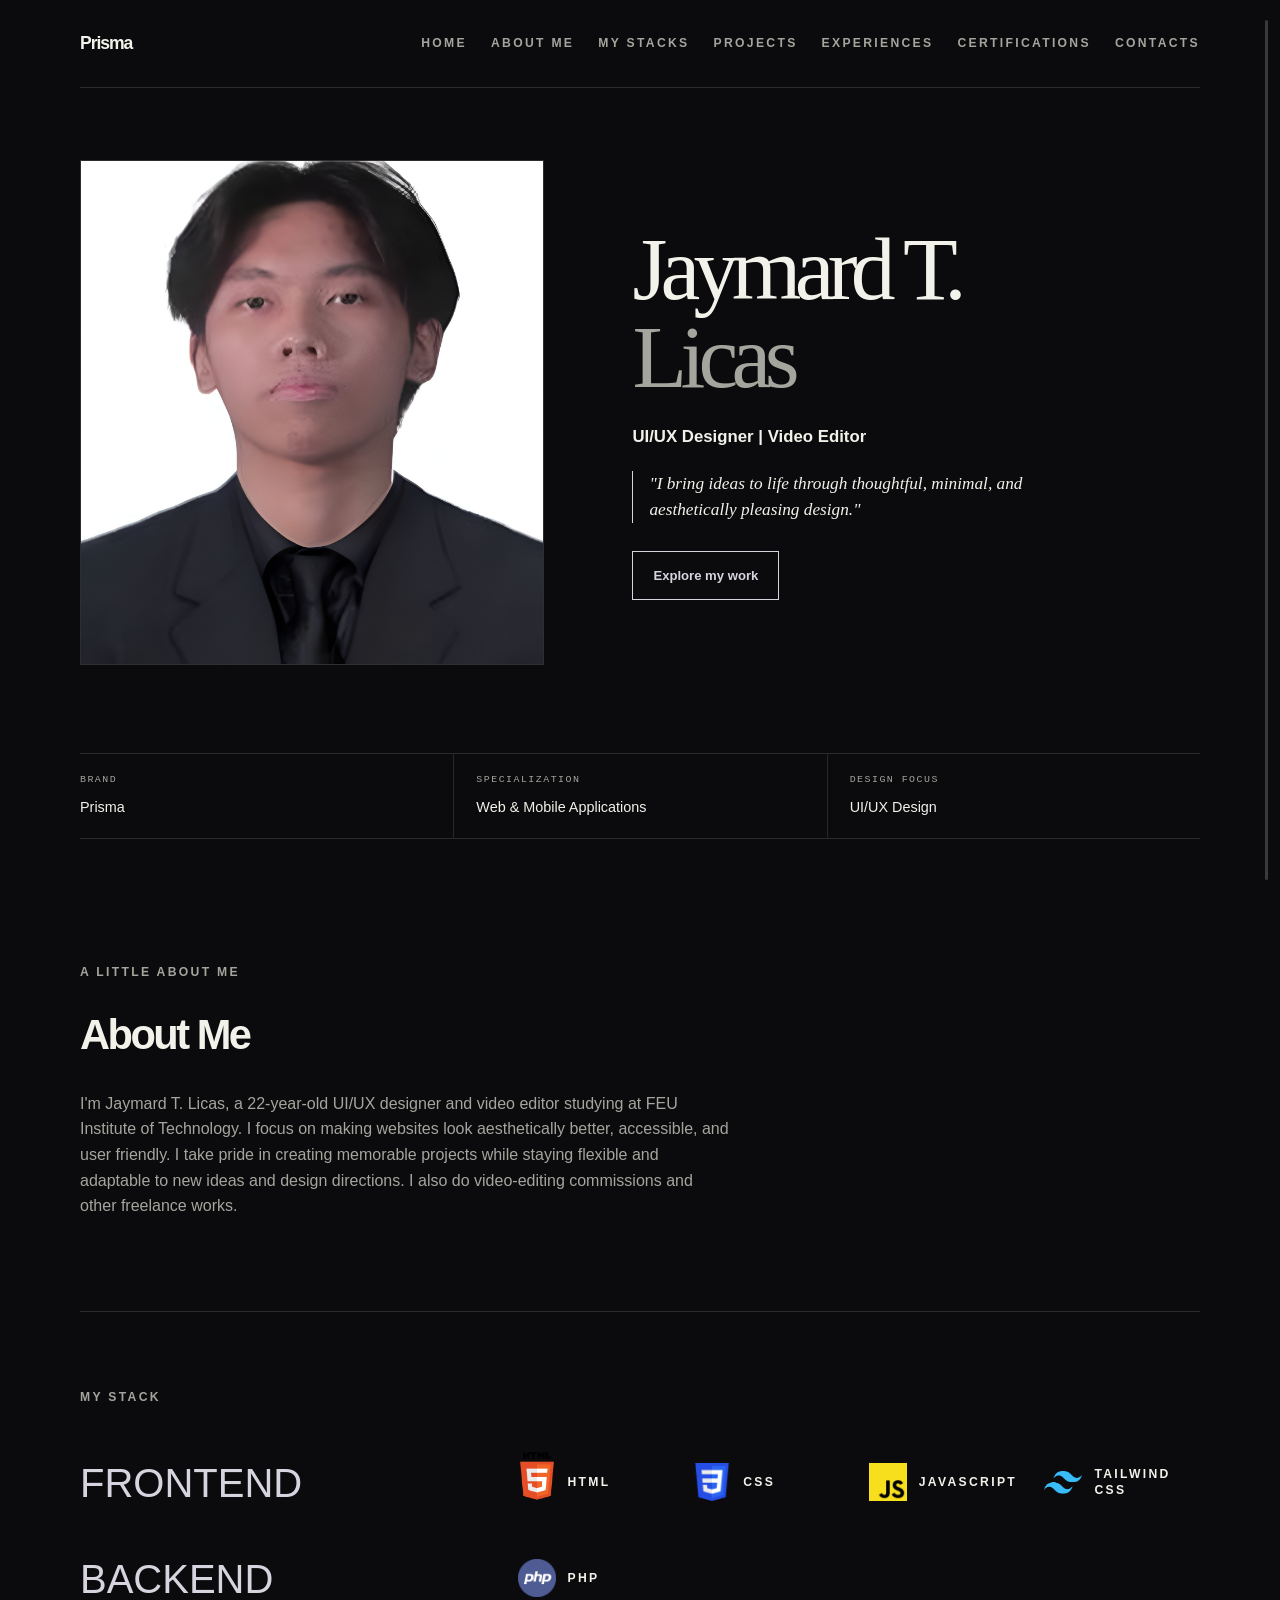
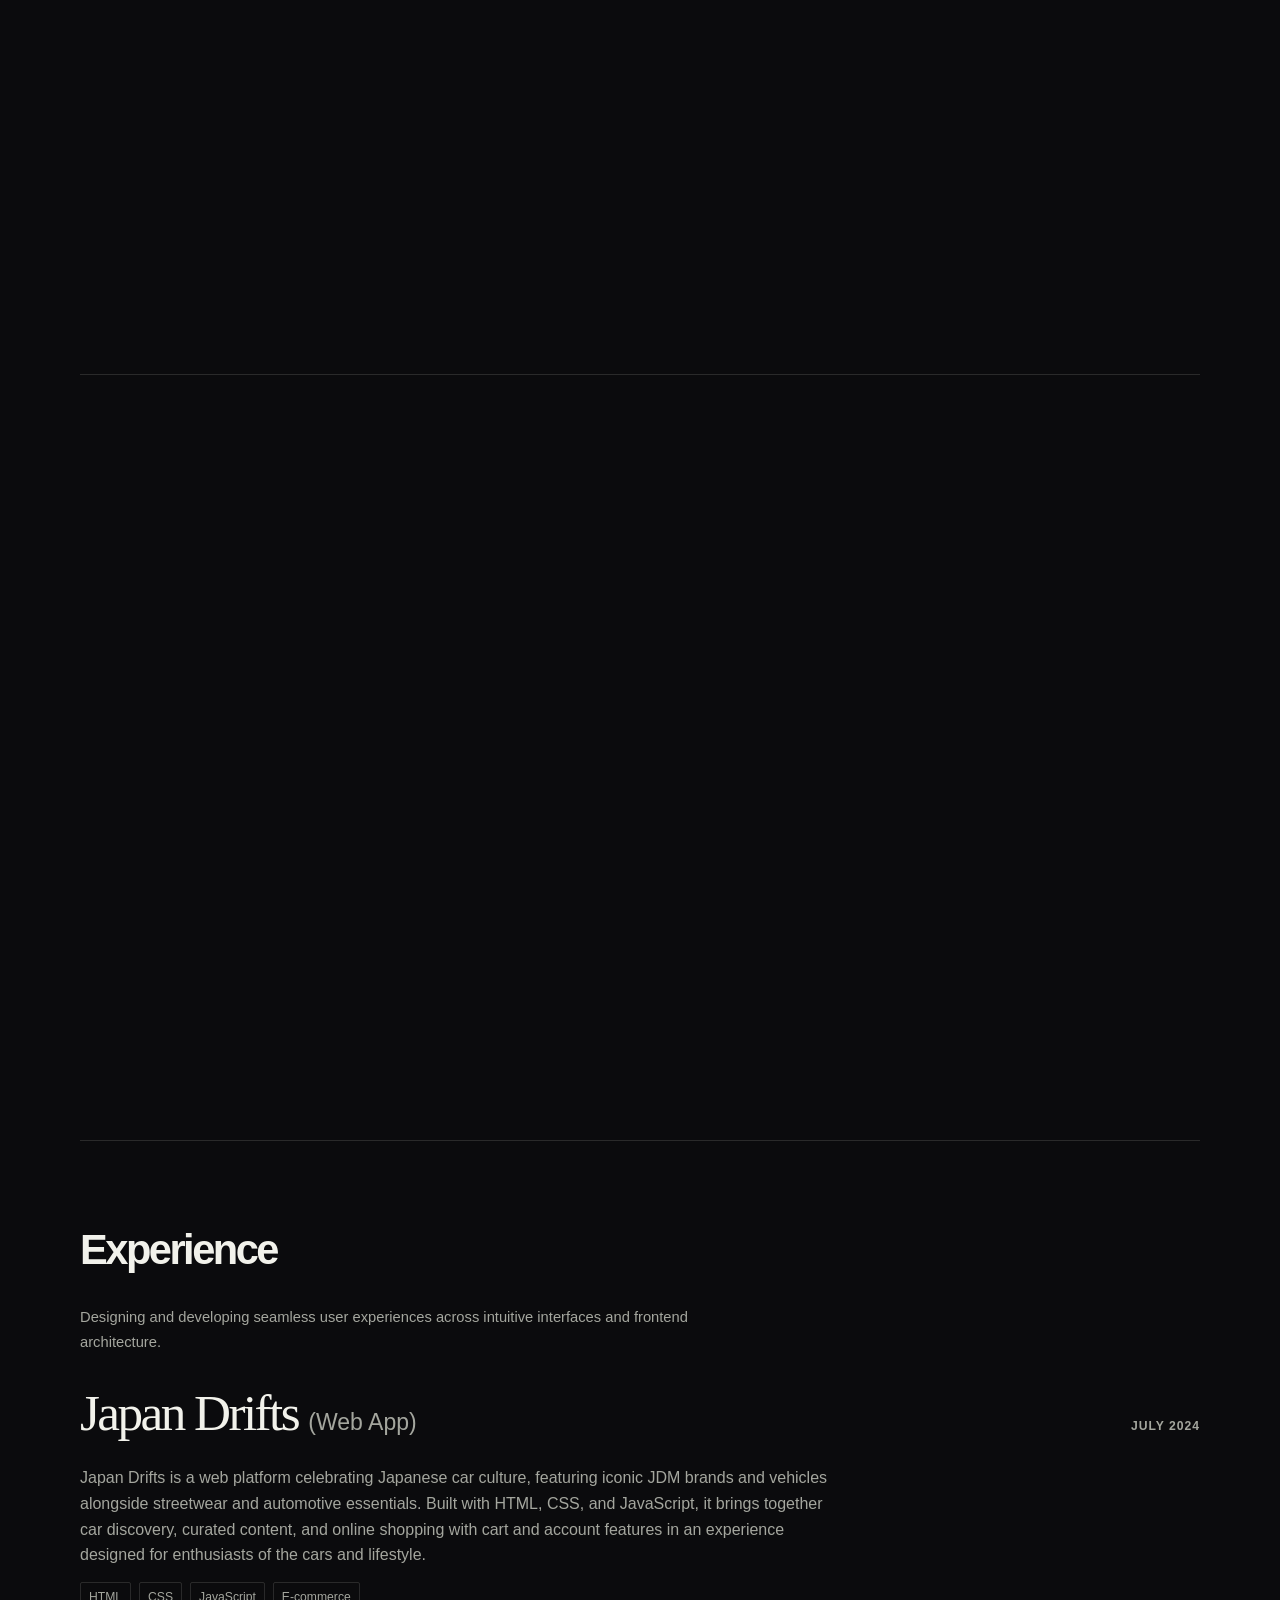
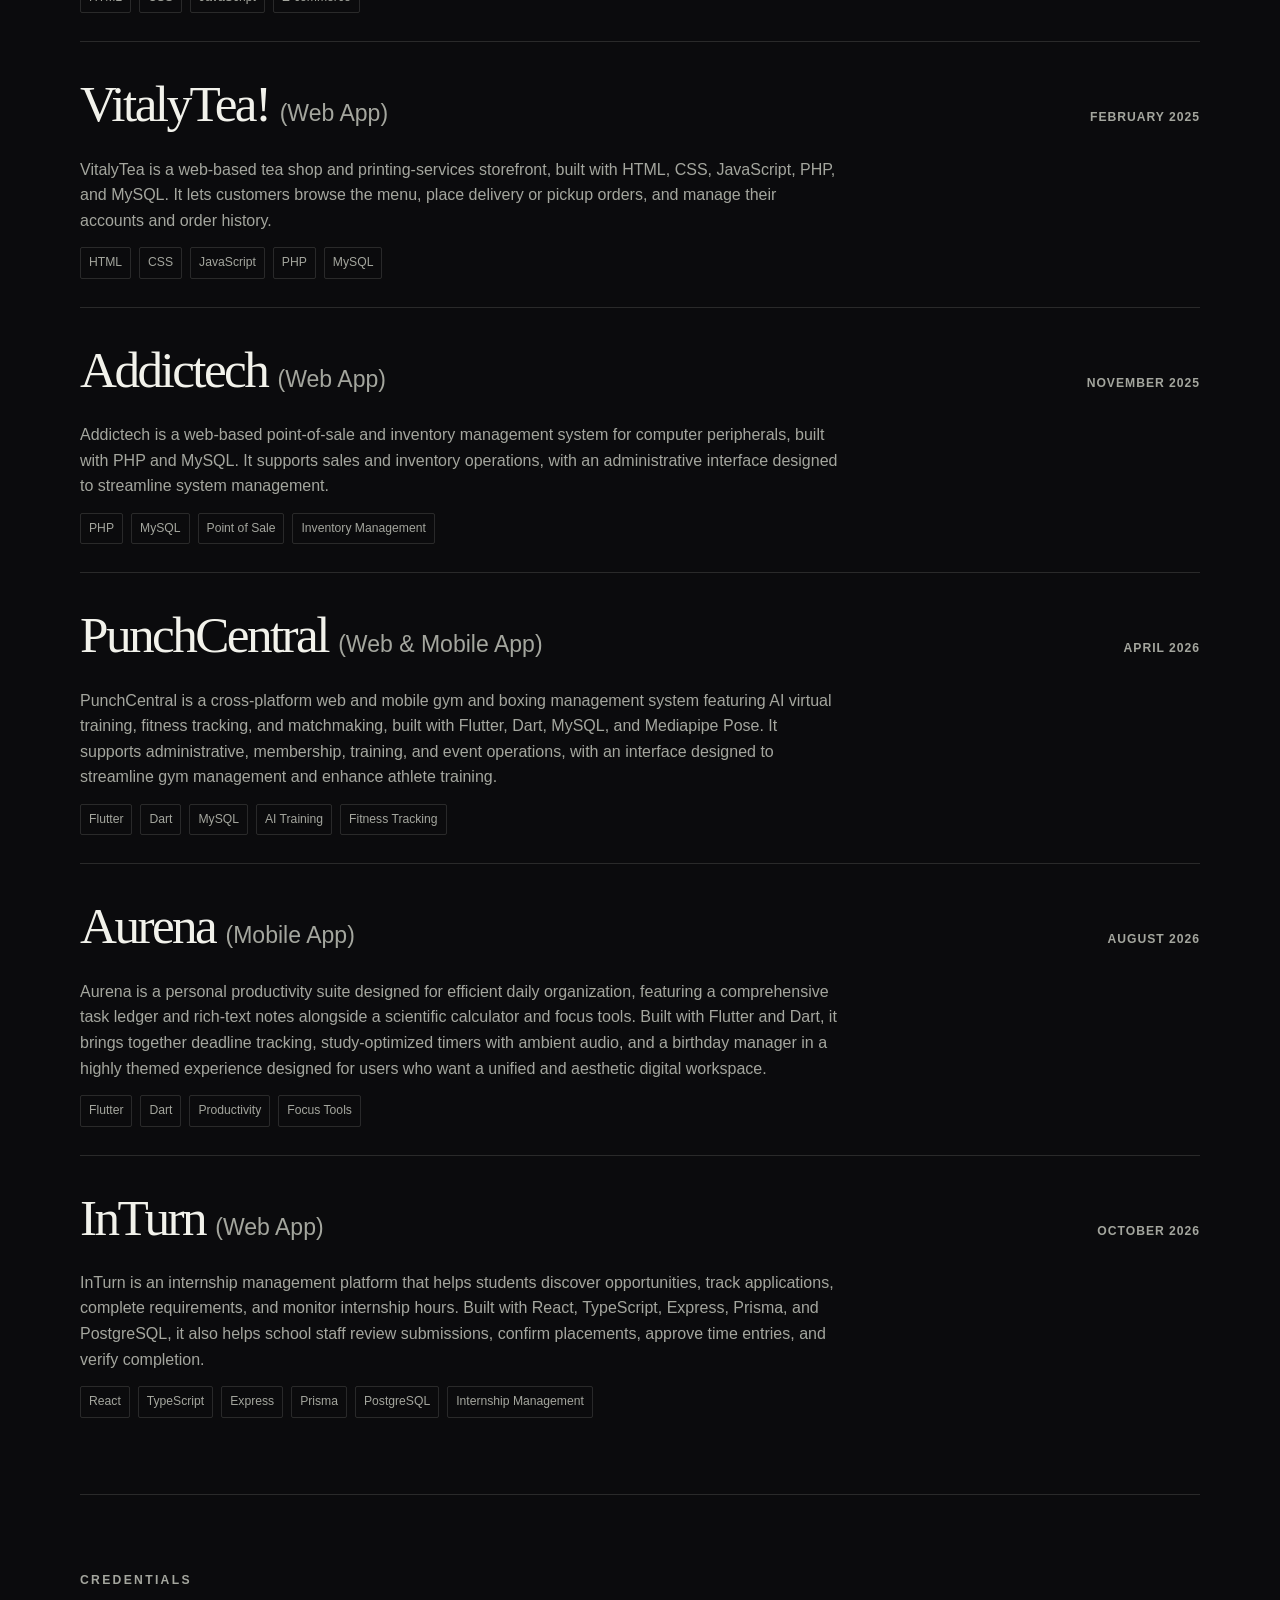
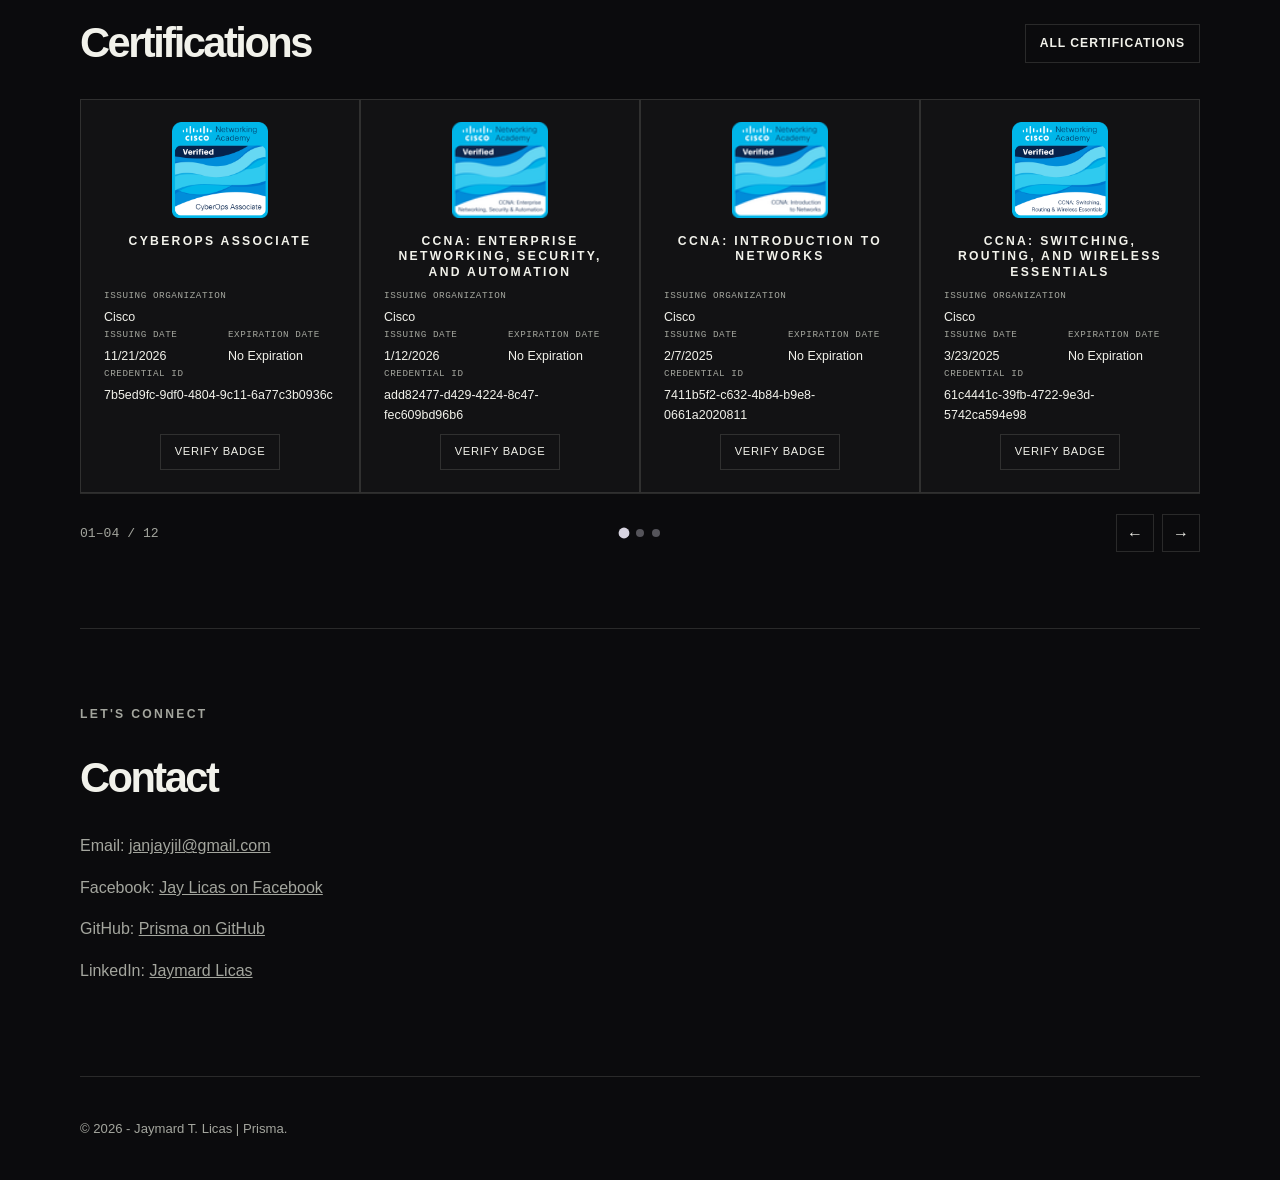
<file: index.html>
<!DOCTYPE html>
<html lang="en" class="intro-active">
<head>
    <meta charset="UTF-8">
    <meta name="viewport" content="width=device-width, initial-scale=1.0">
    <meta name="theme-color" content="#10110f">
    <title>Prisma — Portfolio</title>
    <link rel="stylesheet" href="css/index.css">
    <script src="js/index.js" defer></script>
</head>
<body>
    <div class="intro" aria-hidden="true">
        <h2 class="intro__name"><span class="intro__letter">P</span><span class="intro__letter">r</span><span class="intro__letter">i</span><span class="intro__letter">s</span><span class="intro__letter">m</span><span class="intro__letter">a</span></h2>
        <div class="intro__panel"></div>
        <div class="intro__panel"></div>
        <div class="intro__panel"></div>
        <div class="intro__panel"></div>
        <div class="intro__panel"></div>
        <div class="intro__panel"></div>
        <div class="intro__panel"></div>
        <div class="intro__panel"></div>
    </div>

    <div class="scroll-progress" role="scrollbar" aria-label="Page scroll position" aria-valuemin="0" aria-valuemax="100" aria-valuenow="0" tabindex="0">
        <div class="scroll-progress__fill" aria-hidden="true"></div>
    </div>

    <a class="back-to-top" href="#home" aria-label="Back to top">
        <span aria-hidden="true">↑</span>
    </a>

    <header class="site-header">
        <a class="wordmark" href="#home">Prisma</a>
        <button class="nav-toggle" type="button" aria-expanded="false" aria-controls="main-navigation">
            <span class="nav-toggle__line"></span>
            <span class="nav-toggle__line"></span>
            <span class="nav-toggle__line"></span>
            <span class="sr-only">Open navigation menu</span>
        </button>
        <div class="nav-scrim" aria-hidden="true"></div>
        <nav id="main-navigation" aria-label="Main navigation">
            <span class="nav-sheet-handle" aria-hidden="true"></span>
            <a href="#home"><span class="nav-link-content"><svg class="nav-icon" viewBox="0 0 24 24" aria-hidden="true"><path d="m3 10 9-7 9 7v10a1 1 0 0 1-1 1h-5v-6H9v6H4a1 1 0 0 1-1-1z"/></svg>Home</span></a>
            <a href="#about"><span class="nav-link-content"><svg class="nav-icon" viewBox="0 0 24 24" aria-hidden="true"><circle cx="12" cy="8" r="3"/><path d="M5 20a7 7 0 0 1 14 0"/></svg>About Me</span></a>
            <a href="#stack"><span class="nav-link-content"><svg class="nav-icon" viewBox="0 0 24 24" aria-hidden="true"><path d="m12 3 8 4-8 4-8-4zM4 12l8 4 8-4M4 17l8 4 8-4"/></svg>My Stacks</span></a>
            <a href="#projects"><span class="nav-link-content"><svg class="nav-icon" viewBox="0 0 24 24" aria-hidden="true"><path d="M3 7h7l2 2h9v10H3z"/></svg>Projects</span></a>
            <a href="#experience"><span class="nav-link-content"><svg class="nav-icon" viewBox="0 0 24 24" aria-hidden="true"><rect x="3" y="7" width="18" height="13" rx="1"/><path d="M8 7V5h8v2M3 12h18M10 12v2h4v-2"/></svg>Experiences</span></a>
            <a href="#certifications"><span class="nav-link-content"><svg class="nav-icon" viewBox="0 0 24 24" aria-hidden="true"><circle cx="12" cy="9" r="5"/><path d="m8.5 13.5-1 7 4.5-2.5 4.5 2.5-1-7"/></svg>Certifications</span></a>
            <a href="#contact"><span class="nav-link-content"><svg class="nav-icon" viewBox="0 0 24 24" aria-hidden="true"><rect x="3" y="5" width="18" height="14" rx="2"/><path d="m4 7 8 6 8-6"/></svg>Contacts</span></a>
        </nav>
    </header>

    <main>
        <section class="hero" id="home">
            <div class="hero__visual" aria-hidden="true">
                <img class="hero__portrait" src="assets/face/1X1%20PICTURE.jpg" alt="1X1 PICTURE.jpg">
            </div>
            <div class="hero__content">
                <h1>Jaymard T.<br><span>Licas</span></h1>
                <p class="hero__role">UI/UX Designer | Video Editor</p>
                <blockquote class="hero__quote">"I bring ideas to life through thoughtful, minimal, and aesthetically pleasing design."</blockquote>
                <a class="hero__link" href="#projects">Explore my work</a>
            </div>
            <div class="hero__details" aria-label="Profile details">
                <div><span>BRAND</span><strong>Prisma</strong></div>
                <div><span>SPECIALIZATION</span><strong>Web &amp; Mobile Applications</strong></div>
                <div><span>DESIGN FOCUS</span><strong>UI/UX Design</strong></div>
            </div>
        </section>

        <section class="content-section" id="about">
            <p class="eyebrow">A little about me</p>
            <h2>About Me</h2>
            <p>I'm Jaymard T. Licas, a 22-year-old UI/UX designer and video editor studying at FEU Institute of Technology. I focus on making websites look aesthetically better, accessible, and user friendly. I take pride in creating memorable projects while staying flexible and adaptable to new ideas and design directions. I also do video-editing commissions and other freelance works.</p>
        </section>

        <section class="content-section stack-section" id="stack" aria-labelledby="stack-title">
            <h2 class="stack-title" id="stack-title">My Stack</h2>
            <div class="stack-list">
                <div class="stack-group">
                    <h3>Frontend</h3>
                    <ul class="stack-items">
                        <li><img class="stack-item__logo--html" src="assets/logo/html.webp" alt="html.webp"><span>HTML</span></li>
                        <li><img src="assets/logo/CSS3_logo.svg.webp" alt="CSS3_logo.svg.webp"><span>CSS</span></li>
                        <li><img src="assets/logo/javascript.webp" alt="javascript.webp"><span>JavaScript</span></li>
                        <li><img src="assets/logo/tailwind.webp" alt="tailwind.webp"><span>Tailwind CSS</span></li>
                    </ul>
                </div>
                <div class="stack-group">
                    <h3>Backend</h3>
                    <ul class="stack-items">
                        <li><img class="stack-item__logo--php" src="assets/logo/php.png" alt="php.png"><span>PHP</span></li>
                    </ul>
                </div>
                <div class="stack-group">
                    <h3>Mobile</h3>
                    <ul class="stack-items">
                        <li><img src="assets/logo/dart.png" alt="dart.png"><span>Dart</span></li>
                        <li><img src="assets/logo/flutter.png" alt="flutter.png"><span>Flutter</span></li>
                        <li><img src="assets/logo/kotlin.png" alt="kotlin.png"><span>Kotlin</span></li>
                    </ul>
                </div>
                <div class="stack-group">
                    <h3>Design &amp; Tools</h3>
                    <ul class="stack-items">
                        <li><img src="assets/logo/Figma.png" alt="Figma.png"><span>Figma</span></li>
                        <li><img src="assets/logo/photoshop.webp" alt="photoshop.webp"><span>Photoshop</span></li>
                        <li><img src="assets/logo/premierepro.svg" alt="premierepro.svg"><span>Premiere Pro</span></li>
                        <li><img src="assets/logo/after%20effects.webp" alt="after effects.webp"><span>After Effects</span></li>
                        <li><img src="assets/logo/canva.webp" alt="canva.webp"><span>Canva</span></li>
                        <li><img src="assets/logo/android%20studio.webp" alt="android studio.webp"><span>Android Studio</span></li>
                        <li><img src="assets/logo/visualstudiocode.png" alt="visualstudiocode.png"><span>Visual Studio Code</span></li>
                    </ul>
                </div>
            </div>
        </section>

        <section class="content-section" id="projects">
            <p class="eyebrow">My Projects</p>
            <h2>Projects</h2>
            <div class="project-carousel" role="region" aria-roledescription="carousel" aria-label="Projects" tabindex="0">
                <div class="project-carousel__filters" role="group" aria-label="Filter projects by category">
                    <button class="project-carousel__filter" type="button" data-category="all" aria-pressed="true">All</button>
                    <button class="project-carousel__filter" type="button" data-category="website" aria-pressed="false">Website</button>
                    <button class="project-carousel__filter" type="button" data-category="mobile" aria-pressed="false">Mobile</button>
                    <button class="project-carousel__filter" type="button" data-category="video" aria-pressed="false">Video</button>
                </div>
                <div class="project-carousel__viewport">
                    <div class="project-carousel__track">
                        <article class="project-card project-card--screenshot" data-category="website" role="group" aria-roledescription="slide" aria-label="1 of 12">
                            <div class="project-card__preview project-card__preview--image" aria-hidden="true">
                                <img class="project-card__image" src="assets/website%20screenshots/addictech/Homepage%201.png" alt="Homepage 1.png">
                                <span class="project-card__index">PROJECT / 01</span>
                                <span class="project-card__caption">E-COMMERCE WEBSITE</span>
                            </div>
                            <div class="project-card__info">
                                <p class="eyebrow">Website Design</p>
                                <h3>Addictech</h3>
                                <p>An online store for tech accessories and gadgets.</p>
                                <div class="project-card__gallery" aria-label="Explore Addictech pages">
                                    <button class="project-card__thumbnail" type="button" data-preview-image="assets/website%20screenshots/addictech/Homepage%201.png" aria-label="Show Addictech homepage" aria-pressed="true">
                                        <img src="assets/website%20screenshots/addictech/Homepage%201.png" alt="Homepage 1.png">
                                        <span>Home</span>
                                    </button>
                                    <button class="project-card__thumbnail" type="button" data-preview-image="assets/website%20screenshots/addictech/Homepage%202.png" aria-label="Show Addictech featured products" aria-pressed="false">
                                        <img src="assets/website%20screenshots/addictech/Homepage%202.png" alt="Homepage 2.png">
                                        <span>Featured</span>
                                    </button>
                                    <button class="project-card__thumbnail" type="button" data-preview-image="assets/website%20screenshots/addictech/Catalog%20Page.png" aria-label="Show Addictech catalog" aria-pressed="false">
                                        <img src="assets/website%20screenshots/addictech/Catalog%20Page.png" alt="Catalog Page.png">
                                        <span>Catalog</span>
                                    </button>
                                    <button class="project-card__thumbnail" type="button" data-preview-image="assets/website%20screenshots/addictech/About%20Us%20Page%201.png" aria-label="Show Addictech about page" aria-pressed="false">
                                        <img src="assets/website%20screenshots/addictech/About%20Us%20Page%201.png" alt="About Us Page 1.png">
                                        <span>About</span>
                                    </button>
                                </div>
                            </div>
                        </article>
                        <article class="project-card project-card--screenshot" data-category="website" role="group" aria-roledescription="slide" aria-label="2 of 12" aria-hidden="true" inert>
                            <div class="project-card__preview project-card__preview--image" aria-hidden="true">
                                <img class="project-card__image" src="assets/website%20screenshots/japan%20drifts/Home%20Page%201.png" alt="Home Page 1.png">
                                <span class="project-card__index">PROJECT / 02</span>
                                <span class="project-card__caption">AUTOMOTIVE WEBSITE</span>
                            </div>
                            <div class="project-card__info">
                                <p class="eyebrow">Website Design</p>
                                <h3>Japan Drifts</h3>
                                <p>A Japanese car culture storefront celebrating iconic JDM cars.</p>
                                <div class="project-card__gallery" aria-label="Explore Japan Drifts pages">
                                    <button class="project-card__thumbnail" type="button" data-preview-image="assets/website%20screenshots/japan%20drifts/Home%20Page%201.png" aria-label="Show Japan Drifts homepage" aria-pressed="true">
                                        <img src="assets/website%20screenshots/japan%20drifts/Home%20Page%201.png" alt="Home Page 1.png">
                                        <span>Home</span>
                                    </button>
                                    <button class="project-card__thumbnail" type="button" data-preview-image="assets/website%20screenshots/japan%20drifts/Car%20Brand%20Menu%20Page.png" aria-label="Show Japan Drifts car brands" aria-pressed="false">
                                        <img src="assets/website%20screenshots/japan%20drifts/Car%20Brand%20Menu%20Page.png" alt="Car Brand Menu Page.png">
                                        <span>Car brands</span>
                                    </button>
                                    <button class="project-card__thumbnail" type="button" data-preview-image="assets/website%20screenshots/japan%20drifts/Car%20Essential%20Page.png" aria-label="Show Japan Drifts car essentials" aria-pressed="false">
                                        <img src="assets/website%20screenshots/japan%20drifts/Car%20Essential%20Page.png" alt="Car Essential Page.png">
                                        <span>Essentials</span>
                                    </button>
                                    <button class="project-card__thumbnail" type="button" data-preview-image="assets/website%20screenshots/japan%20drifts/Streetwears%20Page.png" aria-label="Show Japan Drifts streetwear" aria-pressed="false">
                                        <img src="assets/website%20screenshots/japan%20drifts/Streetwears%20Page.png" alt="Streetwears Page.png">
                                        <span>Streetwear</span>
                                    </button>
                                </div>
                            </div>
                        </article>
                        <article class="project-card project-card--screenshot" data-category="website" role="group" aria-roledescription="slide" aria-label="3 of 12" aria-hidden="true" inert>
                            <div class="project-card__preview project-card__preview--image" aria-hidden="true">
                                <img class="project-card__image" src="assets/website%20screenshots/vitalytea/Home%20Page.png" alt="Home Page.png">
                                <span class="project-card__index">PROJECT / 03</span>
                                <span class="project-card__caption">CAFE WEBSITE</span>
                            </div>
                            <div class="project-card__info">
                                <p class="eyebrow">Website Design</p>
                                <h3>VitalyTEA!</h3>
                                <p>A warm cafe website showcasing services, drinks, and ordering.</p>
                                <div class="project-card__gallery" aria-label="Explore VitalyTEA pages">
                                    <button class="project-card__thumbnail" type="button" data-preview-image="assets/website%20screenshots/vitalytea/Home%20Page.png" aria-label="Show VitalyTEA homepage" aria-pressed="true">
                                        <img src="assets/website%20screenshots/vitalytea/Home%20Page.png" alt="Home Page.png">
                                        <span>Home</span>
                                    </button>
                                    <button class="project-card__thumbnail" type="button" data-preview-image="assets/website%20screenshots/vitalytea/Menu%20Page.png" aria-label="Show VitalyTEA menu" aria-pressed="false">
                                        <img src="assets/website%20screenshots/vitalytea/Menu%20Page.png" alt="Menu Page.png">
                                        <span>Menu</span>
                                    </button>
                                    <button class="project-card__thumbnail" type="button" data-preview-image="assets/website%20screenshots/vitalytea/Services%20Page%201.png" aria-label="Show VitalyTEA services" aria-pressed="false">
                                        <img src="assets/website%20screenshots/vitalytea/Services%20Page%201.png" alt="Services Page 1.png">
                                        <span>Services</span>
                                    </button>
                                    <button class="project-card__thumbnail" type="button" data-preview-image="assets/website%20screenshots/vitalytea/About%20Us%20Page%201.png" aria-label="Show VitalyTEA about page" aria-pressed="false">
                                        <img src="assets/website%20screenshots/vitalytea/About%20Us%20Page%201.png" alt="About Us Page 1.png">
                                        <span>About</span>
                                    </button>
                                </div>
                            </div>
                        </article>
                        <article class="project-card project-card--screenshot" data-category="website" role="group" aria-roledescription="slide" aria-label="4 of 12">
                            <div class="project-card__preview project-card__preview--image" aria-hidden="true">
                                <img class="project-card__image" src="assets/website%20screenshots/InTurn (Internship Hub)/Sign In Page.png" alt="Sign In Page.png">
                                <span class="project-card__index">PROJECT / 04</span>
                                <span class="project-card__caption">INTERNSHIP HUB WEBSITE</span>   
                            </div>
                            <div class="project-card__info">
                                <p class="eyebrow">Website Design</p>
                                <h3>InTurn</h3>
                                <p>InTurn connects students with internships and gives school staff one dashboard to review requirements, confirm placements, and track hours.</p>
                                <div class="project-card__gallery" aria-label="Explore InTurn pages">
                                    <button class="project-card__thumbnail" type="button" data-preview-image="assets/website%20screenshots/InTurn (Internship Hub)/Sign%20In%20Page.png" aria-label="Show InTurn Sign In page" aria-pressed="true">
                                        <img src="assets/website%20screenshots/InTurn (Internship Hub)/Sign%20In%20Page.png" alt="Sign In Page.png">
                                        <span>Home</span>
                                    </button>
                                    <button class="project-card__thumbnail" type="button" data-preview-image="assets/website%20screenshots/InTurn%20(Internship%20Hub)/Student%27s%20Opportunities%20Page.png" aria-label="Show InTurn featured industry partners" aria-pressed="false">
                                        <img src="assets/website%20screenshots/InTurn%20(Internship%20Hub)/Student%27s%20Opportunities%20Page.png" alt="Student's Opportunities Page.png">
                                        <span>Featured</span>
                                    </button>
                                    <button class="project-card__thumbnail" type="button" data-preview-image="assets/website%20screenshots/InTurn%20(Internship%20Hub)/Student%27s%20Overview%20Page.png" aria-label="Show InTurn Overview Dashboard" aria-pressed="false">
                                        <img src="assets/website%20screenshots/InTurn%20(Internship%20Hub)/Student%27s%20Overview%20Page.png" alt="Student's Overview Page.png">
                                        <span>Catalog</span>
                                    </button>
                                    <button class="project-card__thumbnail" type="button" data-preview-image="assets/website%20screenshots/InTurn%20(Internship%20Hub)/Admin%27s%20Operations%20Page.png" aria-label="Show InTurn Admin's Operations" aria-pressed="false">
                                        <img src="assets/website%20screenshots/InTurn%20(Internship%20Hub)/Admin%27s%20Operations%20Page.png" alt="Admin's Operations Page.png">
                                        <span>About</span>
                                    </button>
                                </div>
                            </div>
                        </article>
                        <article class="project-card project-card--screenshot" data-category="website" role="group" aria-roledescription="slide" aria-label="5 of 12" aria-hidden="true" inert>
                            <div class="project-card__preview project-card__preview--image" aria-hidden="true">
                                <img class="project-card__image" src="assets/website%20screenshots/punchcentral/Home%20Page%201.png" alt="Home Page 1.png">
                                <span class="project-card__index">PROJECT / 05</span>
                                <span class="project-card__caption">GYM WEBSITE</span>
                            </div>
                            <div class="project-card__info">
                                <p class="eyebrow">Website Design</p>
                                <h3>Punchcentral</h3>
                                <p>A gym website featuring membership information and tools for coaches and administrators.</p>
                                <div class="project-card__gallery" aria-label="Explore Punchcentral pages">
                                    <button class="project-card__thumbnail" type="button" data-preview-image="assets/website%20screenshots/punchcentral/Home%20Page%201.png" aria-label="Show Punchcentral homepage" aria-pressed="true">
                                        <img src="assets/website%20screenshots/punchcentral/Home%20Page%201.png" alt="Home Page 1.png">
                                        <span>Home</span>
                                    </button>
                                    <button class="project-card__thumbnail" type="button" data-preview-image="assets/website%20screenshots/punchcentral/Coach%20Account%20Management.png" aria-label="Show Punchcentral coach account management" aria-pressed="false">
                                        <img src="assets/website%20screenshots/punchcentral/Coach%20Account%20Management.png" alt="Coach Account Management.png">
                                        <span>Coach account</span>
                                    </button>
                                    <button class="project-card__thumbnail" type="button" data-preview-image="assets/website%20screenshots/punchcentral/Coach%20Availability%20Page.png" aria-label="Show Punchcentral coach availability" aria-pressed="false">
                                        <img src="assets/website%20screenshots/punchcentral/Coach%20Availability%20Page.png" alt="Coach Availability Page.png">
                                        <span>Availability</span>
                                    </button>
                                    <button class="project-card__thumbnail" type="button" data-preview-image="assets/website%20screenshots/punchcentral/Admin%20User%20Management.png" aria-label="Show Punchcentral admin user management" aria-pressed="false">
                                        <img src="assets/website%20screenshots/punchcentral/Admin%20User%20Management.png" alt="Admin User Management.png">
                                        <span>Admin</span>
                                    </button>
                                </div>
                            </div>
                        </article>
                        <article class="project-card project-card--screenshot project-card--mobile" data-category="mobile" role="group" aria-roledescription="slide" aria-label="6 of 12" aria-hidden="true" inert>
                            <div class="project-card__preview project-card__preview--image project-card__preview--mobile" aria-hidden="true">
                                <img class="project-card__image" src="assets/website%20screenshots/punchcentral%20(mobile)/Sign%20In%20View.png" alt="Sign In View.png">
                            </div>
                            <div class="project-card__info">
                                <p class="eyebrow">Mobile App</p>
                                <h3>Punchcentral</h3>
                                <p>A mobile companion for gym members to manage training, courses, and coach availability.</p>
                                <div class="project-card__gallery" aria-label="Explore Punchcentral mobile app screens">
                                    <button class="project-card__thumbnail" type="button" data-preview-image="assets/website%20screenshots/punchcentral%20(mobile)/Sign%20In%20View.png" aria-label="Show Punchcentral mobile sign in screen" aria-pressed="true">
                                        <img src="assets/website%20screenshots/punchcentral%20(mobile)/Sign%20In%20View.png" alt="Sign In View.png">
                                        <span>Sign in</span>
                                    </button>
                                    <button class="project-card__thumbnail" type="button" data-preview-image="assets/website%20screenshots/punchcentral%20(mobile)/Coach%20Availability%20View.png" aria-label="Show Punchcentral mobile coach availability screen" aria-pressed="false">
                                        <img src="assets/website%20screenshots/punchcentral%20(mobile)/Coach%20Availability%20View.png" alt="Coach Availability View.png">
                                        <span>Availability</span>
                                    </button>
                                    <button class="project-card__thumbnail" type="button" data-preview-image="assets/website%20screenshots/punchcentral%20(mobile)/Course%20Progression%20View.png" aria-label="Show Punchcentral mobile course progression screen" aria-pressed="false">
                                        <img src="assets/website%20screenshots/punchcentral%20(mobile)/Course%20Progression%20View.png" alt="Course Progression View.png">
                                        <span>Course progress</span>
                                    </button>
                                    <button class="project-card__thumbnail" type="button" data-preview-image="assets/website%20screenshots/punchcentral%20(mobile)/Contact%20Us%20View.png" aria-label="Show Punchcentral mobile contact screen" aria-pressed="false">
                                        <img src="assets/website%20screenshots/punchcentral%20(mobile)/Contact%20Us%20View.png" alt="Contact Us View.png">
                                        <span>Contact</span>
                                    </button>
                                </div>
                            </div>
                        </article>
                        <article class="project-card project-card--screenshot project-card--mobile" data-category="mobile" role="group" aria-roledescription="slide" aria-label="7 of 12" aria-hidden="true" inert>
                            <div class="project-card__preview project-card__preview--image project-card__preview--mobile" aria-hidden="true">
                                <img class="project-card__image" src="assets/website%20screenshots/aurena/Ledger%20View.jpg" alt="Ledger View.jpg">
                            </div>
                            <div class="project-card__info">
                                <p class="eyebrow">Mobile App</p>
                                <h3>Aurena</h3>
                                <p>A personal productivity app for focused study, notes, calculations, and task tracking.</p>
                                <div class="project-card__gallery" aria-label="Explore Aurena app screens">
                                    <button class="project-card__thumbnail" type="button" data-preview-image="assets/website%20screenshots/aurena/Quick%20Link%20View.jpg" aria-label="Show Aurena quick links screen" aria-pressed="false">
                                        <img src="assets/website%20screenshots/aurena/Quick%20Link%20View.jpg" alt="Quick Link View.jpg">
                                        <span>Quick Links</span>
                                    </button>
                                    <button class="project-card__thumbnail" type="button" data-preview-image="assets/website%20screenshots/aurena/Ledger%20View.jpg" aria-label="Show Aurena ledger screen" aria-pressed="true">
                                        <img src="assets/website%20screenshots/aurena/Ledger%20View.jpg" alt="Ledger View.jpg">
                                        <span>Ledger</span>
                                    </button>
                                    <button class="project-card__thumbnail" type="button" data-preview-image="assets/website%20screenshots/aurena/Notes%20View.jpg" aria-label="Show Aurena notes screen" aria-pressed="false">
                                        <img src="assets/website%20screenshots/aurena/Notes%20View.jpg" alt="Notes View.jpg">
                                        <span>Notes</span>
                                    </button>
                                    <button class="project-card__thumbnail" type="button" data-preview-image="assets/website%20screenshots/aurena/Calculator%20View.jpg" aria-label="Show Aurena calculator screen" aria-pressed="false">
                                        <img src="assets/website%20screenshots/aurena/Calculator%20View.jpg" alt="Calculator View.jpg">
                                        <span>Calculator</span>
                                    </button>
                                </div>
                            </div>
                        </article>
                        <article class="project-card" data-category="video" role="group" aria-roledescription="slide" aria-label="8 of 12" aria-hidden="true" inert>
                            <div class="project-card__preview project-card__preview--video">
                                <iframe
                                    class="project-card__video"
                                    src="https://drive.google.com/file/d/14EG6NYJzB5iLtuYYMVT7od3YVk5pjSHH/preview"
                                    title="Group Project 1 video"
                                    loading="lazy"
                                    allow="autoplay"
                                    referrerpolicy="strict-origin-when-cross-origin"
                                    allowfullscreen>
                                </iframe>
                            </div>
                            <div class="project-card__info">
                                <p class="eyebrow">Video Edit</p>
                                <h3>Group Project 1</h3>
                            </div>
                        </article>
                        <article class="project-card" data-category="video" role="group" aria-roledescription="slide" aria-label="9 of 12" aria-hidden="true" inert>
                            <div class="project-card__preview project-card__preview--video">
                                <iframe
                                    class="project-card__video"
                                    src="https://drive.google.com/file/d/1EmwkFhTa_9fdrqqQAjtRtZfyLeKdf-tv/preview"
                                    title="Group Project 2 video"
                                    loading="lazy"
                                    allow="autoplay"
                                    referrerpolicy="strict-origin-when-cross-origin"
                                    allowfullscreen>
                                </iframe>
                            </div>
                            <div class="project-card__info">
                                <p class="eyebrow">Video Edits</p>
                                <h3>Group Project 2</h3>
                            </div>
                        </article>
                        <article class="project-card" data-category="video" role="group" aria-roledescription="slide" aria-label="10 of 12" aria-hidden="true" inert>
                            <div class="project-card__preview project-card__preview--video">
                                <iframe
                                    class="project-card__video"
                                    src="https://drive.google.com/file/d/1eqtTfCrXzb5ouM0T6a3Xapa1H3meIxpO/preview"
                                    title="Timelapse Commission video"
                                    loading="lazy"
                                    allow="autoplay"
                                    referrerpolicy="strict-origin-when-cross-origin"
                                    allowfullscreen>
                                </iframe>
                            </div>
                            <div class="project-card__info">
                                <p class="eyebrow">Video Edits</p>
                                <h3>Timelapse Commission</h3>
                            </div>
                        </article>
                        <article class="project-card" data-category="video" role="group" aria-roledescription="slide" aria-label="11 of 12" aria-hidden="true" inert>
                            <div class="project-card__preview project-card__preview--video">
                                <iframe
                                    class="project-card__video"
                                    src="https://drive.google.com/file/d/18R7sevOdGkxV6781EuWGtMPew12oYs92/preview"
                                    title="Valorant Edit Commission 1 video"
                                    loading="lazy"
                                    allow="autoplay"
                                    referrerpolicy="strict-origin-when-cross-origin"
                                    allowfullscreen>
                                </iframe>
                            </div>
                            <div class="project-card__info">
                                <p class="eyebrow">Video Edits</p>
                                <h3>Valorant Edit Commission 1</h3>
                            </div>
                        </article>
                        <article class="project-card" data-category="video" role="group" aria-roledescription="slide" aria-label="12 of 12" aria-hidden="true" inert>
                            <div class="project-card__preview project-card__preview--video">
                                <iframe
                                    class="project-card__video"
                                    src="https://drive.google.com/file/d/16NxeDLHK4FciISeSOFi6DLJeZqn9ggel/preview"
                                    title="Valorant Edit Commission 2 video"
                                    loading="lazy"
                                    allow="autoplay"
                                    referrerpolicy="strict-origin-when-cross-origin"
                                    allowfullscreen>
                                </iframe>
                            </div>
                            <div class="project-card__info">
                                <p class="eyebrow">Video Edits</p>
                                <h3>Valorant Edit Commission 2</h3>
                            </div>
                        </article>
                    </div>
                </div>
                <div class="project-carousel__controls">
                    <p class="project-carousel__status" aria-live="polite">01 <span>/</span> 12</p>
                    <div class="project-carousel__pagination" aria-label="Choose a project"></div>
                    <div class="project-carousel__arrows">
                        <button class="project-carousel__arrow" type="button" data-direction="-1" aria-label="Previous project">←</button>
                        <button class="project-carousel__arrow" type="button" data-direction="1" aria-label="Next project">→</button>
                    </div>      
                </div>
            </div>
        </section>

        <section class="content-section experience-section" id="experience" aria-labelledby="experience-title">
            <h2 class="experience-title" id="experience-title">Experience</h2>
            <p class="experience-intro">Designing and developing seamless user experiences across intuitive interfaces and frontend architecture.</p>
            <ol class="experience-timeline">
                <li class="experience-company">
                    <div class="experience-company__content">
                        <div class="experience-company__heading">
                            <h3>Japan Drifts <span>(Web App)</span></h3>
                            <time datetime="2024-07-11">July 2024</time>
                        </div>
                        <p>Japan Drifts is a web platform celebrating Japanese car culture, featuring iconic JDM brands and vehicles alongside streetwear and automotive essentials. Built with HTML, CSS, and JavaScript, it brings together car discovery, curated content, and online shopping with cart and account features in an experience designed for enthusiasts of the cars and lifestyle.</p>
                        <ul class="experience-tags" aria-label="Technologies and features">
                            <li>HTML</li>
                            <li>CSS</li>
                            <li>JavaScript</li>
                            <li>E-commerce</li>
                        </ul>
                    </div>
                </li>
                <li class="experience-company">
                    <div class="experience-company__content">
                        <div class="experience-company__heading">
                            <h3>VitalyTea! <span>(Web App)</span></h3>
                            <time datetime="2025-02-25">February 2025</time>
                        </div>
                        <p>VitalyTea is a web-based tea shop and printing-services storefront, built with HTML, CSS, JavaScript, PHP, and MySQL. It lets customers browse the menu, place delivery or pickup orders, and manage their accounts and order history.</p>
                        <ul class="experience-tags" aria-label="Technologies and features">
                            <li>HTML</li>
                            <li>CSS</li>
                            <li>JavaScript</li>
                            <li>PHP</li>
                            <li>MySQL</li>
                        </ul>
                    </div>
                </li>
                <li class="experience-company">
                    <div class="experience-company__content">
                        <div class="experience-company__heading">
                            <h3>Addictech <span>(Web App)</span></h3>
                            <time datetime="2025-11-17">November 2025</time>
                        </div>
                        <p>Addictech is a web-based point-of-sale and inventory management system for computer peripherals, built with PHP and MySQL. It supports sales and inventory operations, with an administrative interface designed to streamline system management.</p>
                        <ul class="experience-tags" aria-label="Technologies and skills">
                            <li>PHP</li>
                            <li>MySQL</li>
                            <li>Point of Sale</li>
                            <li>Inventory Management</li>
                        </ul>
                    </div>
                </li>
                <li class="experience-company">
                    <div class="experience-company__content">
                        <div class="experience-company__heading">
                            <h3>PunchCentral <span>(Web &amp; Mobile App)</span></h3>
                            <time datetime="2026-04-01">April 2026</time>
                        </div>
                        <p>PunchCentral is a cross-platform web and mobile gym and boxing management system featuring AI virtual training, fitness tracking, and matchmaking, built with Flutter, Dart, MySQL, and Mediapipe Pose. It supports administrative, membership, training, and event operations, with an interface designed to streamline gym management and enhance athlete training.</p>
                        <ul class="experience-tags" aria-label="Technologies and features">
                            <li>Flutter</li>
                            <li>Dart</li>
                            <li>MySQL</li>
                            <li>AI Training</li>
                            <li>Fitness Tracking</li>
                        </ul>
                    </div>
                </li>
                <li class="experience-company">
                    <div class="experience-company__content">
                        <div class="experience-company__heading">
                            <h3>Aurena <span>(Mobile App)</span></h3>
                            <time datetime="2026-08-15">August 2026</time>
                        </div>
                        <p>Aurena is a personal productivity suite designed for efficient daily organization, featuring a comprehensive task ledger and rich-text notes alongside a scientific calculator and focus tools. Built with Flutter and Dart, it brings together deadline tracking, study-optimized timers with ambient audio, and a birthday manager in a highly themed experience designed for users who want a unified and aesthetic digital workspace.</p>
                        <ul class="experience-tags" aria-label="Technologies and features">
                            <li>Flutter</li>
                            <li>Dart</li>
                            <li>Productivity</li>
                            <li>Focus Tools</li>
                        </ul>
                    </div>
                </li>
                <li class="experience-company">
                    <div class="experience-company__content">
                        <div class="experience-company__heading">
                            <h3>InTurn <span>(Web App)</span></h3>
                            <time datetime="2026-10-01">October 2026</time>
                        </div>
                        <p>InTurn is an internship management platform that helps students discover opportunities, track applications, complete requirements, and monitor internship hours. Built with React, TypeScript, Express, Prisma, and PostgreSQL, it also helps school staff review submissions, confirm placements, approve time entries, and verify completion.</p>
                        <ul class="experience-tags" aria-label="Technologies and features">
                            <li>React</li>
                            <li>TypeScript</li>
                            <li>Express</li>
                            <li>Prisma</li>
                            <li>PostgreSQL</li>
                            <li>Internship Management</li>
                        </ul>
                    </div>
                </li>
            </ol>
        </section>

        <section class="content-section" id="certifications" aria-labelledby="certifications-title">
            <p class="eyebrow">Credentials</p>
            <div class="certifications-header">
                <h2 id="certifications-title">Certifications</h2>
                <a class="certification-all-link" href="https://www.credly.com/users/jaymard-licas.98e65592/badges/credly" target="_blank" rel="noopener noreferrer">All Certifications</a>
            </div>
            <div class="certification-carousel" role="region" aria-roledescription="carousel" aria-label="Certifications" tabindex="0">
                <div class="certification-carousel__viewport">
                    <div class="certification-carousel__track">
                        <article class="certification-card" role="group" aria-roledescription="slide" aria-label="1 of 12">
                            <img class="certification-card__badge" src="assets/certifications/Cisco%20CyberOps%20Associate.png" alt="Cisco CyberOps Associate badge">
                            <dl class="certification-card__details">
                                <div><dt>Issuing Organization</dt><dd>Cisco</dd></div>
                                <div><dt>Badge Title</dt><dd>CyberOps Associate</dd></div>
                                <div><dt>Issuing Date</dt><dd>11/21/2026</dd></div>
                                <div><dt>Expiration Date</dt><dd>No Expiration</dd></div>
                                <div><dt>Credential ID</dt><dd>7b5ed9fc-9df0-4804-9c11-6a77c3b0936c</dd></div>
                            </dl>
                            <a class="certification-card__verify" href="https://www.credly.com/earner/earned/badge/7b5ed9fc-9df0-4804-9c11-6a77c3b0936c" target="_blank" rel="noopener noreferrer">Verify badge</a>
                        </article>
                        <article class="certification-card" role="group" aria-roledescription="slide" aria-label="2 of 12">
                            <img class="certification-card__badge" src="assets/certifications/CCNA%20Enterprise%20Networking,%20Security,%20and%20Automation.png" alt="CCNA Enterprise Networking, Security, and Automation.png">
                            <dl class="certification-card__details">
                                <div><dt>Issuing Organization</dt><dd>Cisco</dd></div>
                                <div><dt>Badge Title</dt><dd>CCNA: Enterprise Networking, Security, and Automation</dd></div>
                                <div><dt>Issuing Date</dt><dd>1/12/2026</dd></div>
                                <div><dt>Expiration Date</dt><dd>No Expiration</dd></div>
                                <div><dt>Credential ID</dt><dd>add82477-d429-4224-8c47-fec609bd96b6</dd></div>
                            </dl>
                            <a class="certification-card__verify" href="https://www.credly.com/earner/earned/badge/add82477-d429-4224-8c47-fec609bd96b6" target="_blank" rel="noopener noreferrer">Verify badge</a>
                        </article>
                        <article class="certification-card" role="group" aria-roledescription="slide" aria-label="3 of 12">
                            <img class="certification-card__badge" src="assets/certifications/CCNA%20Introduction%20to%20Networks.png" alt="CCNA Introduction to Networks.png">
                            <dl class="certification-card__details">
                                <div><dt>Issuing Organization</dt><dd>Cisco</dd></div>
                                <div><dt>Badge Title</dt><dd>CCNA: Introduction to Networks</dd></div>
                                <div><dt>Issuing Date</dt><dd>2/7/2025</dd></div>
                                <div><dt>Expiration Date</dt><dd>No Expiration</dd></div>
                                <div><dt>Credential ID</dt><dd>7411b5f2-c632-4b84-b9e8-0661a2020811</dd></div>
                            </dl>
                            <a class="certification-card__verify" href="https://www.credly.com/earner/earned/badge/7411b5f2-c632-4b84-b9e8-0661a2020811" target="_blank" rel="noopener noreferrer">Verify badge</a>
                        </article>
                        <article class="certification-card" role="group" aria-roledescription="slide" aria-label="4 of 12">
                            <img class="certification-card__badge" src="assets/certifications/CCNA%20Switching,%20Routing,%20and%20Wireless%20Essentials.png" alt="CCNA Switching, Routing, and Wireless Essentials.png">
                            <dl class="certification-card__details">
                                <div><dt>Issuing Organization</dt><dd>Cisco</dd></div>
                                <div><dt>Badge Title</dt><dd>CCNA: Switching, Routing, and Wireless Essentials</dd></div>
                                <div><dt>Issuing Date</dt><dd>3/23/2025</dd></div>
                                <div><dt>Expiration Date</dt><dd>No Expiration</dd></div>
                                <div><dt>Credential ID</dt><dd>61c4441c-39fb-4722-9e3d-5742ca594e98</dd></div>
                            </dl>
                            <a class="certification-card__verify" href="https://www.credly.com/earner/earned/badge/61c4441c-39fb-4722-9e3d-5742ca594e98" target="_blank" rel="noopener noreferrer">Verify badge</a>
                        </article>
                        <article class="certification-card" role="group" aria-roledescription="slide" aria-label="5 of 12">
                            <img class="certification-card__badge" src="assets/certifications/DevNet%20Associate.png" alt="DevNet Associate.png">
                            <dl class="certification-card__details">
                                <div><dt>Issuing Organization</dt><dd>Cisco</dd></div>
                                <div><dt>Badge Title</dt><dd>DevNet Associate</dd></div>
                                <div><dt>Issuing Date</dt><dd>4/17/2026</dd></div>
                                <div><dt>Expiration Date</dt><dd>No Expiration</dd></div>
                                <div><dt>Credential ID</dt><dd>e1af40be-79ba-40f9-8ceb-0dd01d93aa2b</dd></div>
                            </dl>
                            <a class="certification-card__verify" href="https://www.credly.com/earner/earned/badge/e1af40be-79ba-40f9-8ceb-0dd01d93aa2b" target="_blank" rel="noopener noreferrer">Verify badge</a>
                        </article>
                        <article class="certification-card" role="group" aria-roledescription="slide" aria-label="6 of 12" aria-hidden="true" inert>
                            <img class="certification-card__badge" src="assets/certifications/IT%20Specialist%20-%20HTML%20and%20CSS.png" alt="IT Specialist - HTML and CSS badge">
                            <dl class="certification-card__details">
                                <div><dt>Issuing Organization</dt><dd>Certiport, a Pearson VUE business</dd></div>
                                <div><dt>Badge Title</dt><dd>IT Specialist - HTML and CSS</dd></div>
                                <div><dt>Issuing Date</dt><dd>11/26/2026</dd></div>
                                <div><dt>Expiration Date</dt><dd>11/27/2031</dd></div>
                                <div><dt>Credential ID</dt><dd>8da03e4b-d4b7-4df5-a499-f7d157cf75af</dd></div>
                            </dl>
                            <a class="certification-card__verify" href="https://www.credly.com/earner/earned/badge/8da03e4b-d4b7-4df5-a499-f7d157cf75af" target="_blank" rel="noopener noreferrer">Verify badge</a>
                        </article>
                        <article class="certification-card" role="group" aria-roledescription="slide" aria-label="7 of 12" aria-hidden="true" inert>
                            <img class="certification-card__badge" src="assets/certifications/IT%20Specialist%20-%20Databases.png" alt="IT Specialist - Databases.png">
                            <dl class="certification-card__details">
                                <div><dt>Issuing Organization</dt><dd>Certiport, a Pearson VUE business</dd></div>
                                <div><dt>Badge Title</dt><dd>IT Specialist - Databases</dd></div>
                                <div><dt>Issuing Date</dt><dd>11/28/2024</dd></div>
                                <div><dt>Expiration Date</dt><dd></dd></div>
                                <div><dt>Credential ID</dt><dd>04ee99c3-b758-442f-bd85-45d71fb66299</dd></div>
                            </dl>
                            <a class="certification-card__verify" href="https://www.credly.com/badges/0024ff83-121a-4d4a-bcd2-1164040a855b/linked_in?t=sraus6" target="_blank" rel="noopener noreferrer">Verify badge</a>
                        </article>
                        <article class="certification-card" role="group" aria-roledescription="slide" aria-label="8 of 12" aria-hidden="true" inert>
                            <img class="certification-card__badge" src="assets/certifications/IT%20Specialist%20-%20Python.png" alt="IT Specialist - Python.png">
                            <dl class="certification-card__details">
                                <div><dt>Issuing Organization</dt><dd>Certiport, a Pearson VUE business</dd></div>
                                <div><dt>Badge Title</dt><dd>IT Specialist - Python</dd></div>
                                <div><dt>Issuing Date</dt><dd>2/16/2025</dd></div>
                                <div><dt>Expiration Date</dt><dd>2/16/2030</dd></div>
                                <div><dt>Credential ID</dt><dd>96293f69-d9cc-4874-a796-3e8a3d9d6fdf</dd></div>
                            </dl>
                            <a class="certification-card__verify" href="https://www.credly.com/earner/earned/badge/96293f69-d9cc-4874-a796-3e8a3d9d6fdf" target="_blank" rel="noopener noreferrer">Verify badge</a>
                        </article>
                        <article class="certification-card" role="group" aria-roledescription="slide" aria-label="9 of 12" aria-hidden="true" inert>
                            <img class="certification-card__badge" src="assets/certifications/Introduction%20to%20Cybersecurity.png" alt="Introduction to Cybersecurity badge">
                            <dl class="certification-card__details">
                                <div><dt>Issuing Organization</dt><dd>Cisco</dd></div>
                                <div><dt>Badge Title</dt><dd>Introduction to Cybersecurity</dd></div>
                                <div><dt>Issuing Date</dt><dd>11/27/2026</dd></div>
                                <div><dt>Expiration Date</dt><dd>No Expiration</dd></div>
                                <div><dt>Credential ID</dt><dd>21a3aca9-a4c3-40fe-8d40-3c804f822ff6</dd></div>
                            </dl>
                            <a class="certification-card__verify" href="https://www.credly.com/earner/earned/badge/21a3aca9-a4c3-40fe-8d40-3c804f822ff6" target="_blank" rel="noopener noreferrer">Verify badge</a>
                        </article>
                        <article class="certification-card" role="group" aria-roledescription="slide" aria-label="10 of 12" aria-hidden="true" inert>
                            <img class="certification-card__badge" src="assets/certifications/Introduction%20to%20Data%20Science.png" alt="Introduction to Data Science badge">
                            <dl class="certification-card__details">
                                <div><dt>Issuing Organization</dt><dd>Cisco</dd></div>
                                <div><dt>Badge Title</dt><dd>Introduction to Data Science</dd></div>
                                <div><dt>Issuing Date</dt><dd>11/27/2026</dd></div>
                                <div><dt>Expiration Date</dt><dd>No Expiration</dd></div>
                                <div><dt>Credential ID</dt><dd>a03c2ed8-5a1b-43db-8845-00eb144d3317</dd></div>
                            </dl>
                            <a class="certification-card__verify" href="https://www.credly.com/earner/earned/badge/a03c2ed8-5a1b-43db-8845-00eb144d3317" target="_blank" rel="noopener noreferrer">Verify badge</a>
                        </article>
                        <article class="certification-card" role="group" aria-roledescription="slide" aria-label="11 of 12" aria-hidden="true" inert>
                            <img class="certification-card__badge" src="assets/certifications/PMI%20Project%20Management%20Ready%E2%84%A2.png" alt="PMI Project Management Ready™.png">
                            <dl class="certification-card__details">
                                <div><dt>Issuing Organization</dt><dd>Project Management Institute</dd></div>
                                <div><dt>Badge Title</dt><dd>PMI Project Management Ready™</dd></div>
                                <div><dt>Issuing Date</dt><dd>3/16/2026</dd></div>
                                <div><dt>Expiration Date</dt><dd>3/17/2031</dd></div>
                                <div><dt>Credential ID</dt><dd>fa82be1d-4e2e-424d-b6aa-1cef8f6b122d</dd></div>
                            </dl>
                            <a class="certification-card__verify" href="https://www.credly.com/earner/earned/badge/fa82be1d-4e2e-424d-b6aa-1cef8f6b122d" target="_blank" rel="noopener noreferrer">Verify badge</a>
                        </article>
                        <article class="certification-card" role="group" aria-roledescription="slide" aria-label="12 of 12" aria-hidden="true" inert>
                            <img class="certification-card__badge" src="assets/certifications/Cisco%20Certified%20Support%20Technician%20Networking%20(CCST%20Networking)%20-%20Lifetime.png" alt="Cisco Certified Support Technician Networking badge">
                            <dl class="certification-card__details">
                                <div><dt>Issuing Organization</dt><dd>Cisco</dd></div>
                                <div><dt>Badge Title</dt><dd>Cisco Certified Support Technician Networking</dd></div>
                                <div><dt>Issuing Date</dt><dd>2/10/2025</dd></div>
                                <div><dt>Expiration Date</dt><dd>No Expiration</dd></div>
                                <div><dt>Credential ID</dt><dd>85048c5a-64eb-43ab-9c8b-9b4b2f8c3aaa</dd></div>
                            </dl>
                            <a class="certification-card__verify" href="https://www.credly.com/earner/earned/badge/85048c5a-64eb-43ab-9c8b-9b4b2f8c3aaa" target="_blank" rel="noopener noreferrer">Verify badge</a>
                        </article>
                    </div>
                </div>
                <div class="certification-carousel__controls">
                    <p class="certification-carousel__status" aria-live="polite">01–04 / 12</p>
                    <div class="certification-carousel__pagination" aria-label="Choose a certification"></div>
                    <div class="certification-carousel__arrows">
                        <button class="certification-carousel__arrow" type="button" data-direction="-1" aria-label="Previous certification">←</button>
                        <button class="certification-carousel__arrow" type="button" data-direction="1" aria-label="Next certification">→</button>
                    </div>
                </div>
            </div>
        </section>

        <section class="content-section" id="contact">
            <p class="eyebrow">Let's connect</p>
            <h2>Contact</h2>
            <p>Email: <a href="https://mail.google.com/mail/?view=cm&amp;fs=1&amp;to=janjayjil%40gmail.com" target="_blank" rel="noopener noreferrer">janjayjil@gmail.com</a></p>
            <p>Facebook: <a href="https://www.facebook.com/Prismalcs/" target="_blank" rel="noopener noreferrer">Jay Licas on Facebook</a></p>
            <p>GitHub: <a href="https://github.com/PrismaVL" target="_blank" rel="noopener noreferrer">Prisma on GitHub</a></p>
            <p>LinkedIn: <a href="https://www.linkedin.com/in/jaymard-licas-16011b33a/" target="_blank" rel="noopener noreferrer">Jaymard Licas</a></p>
        </section>
    </main>

    <footer class="site-footer">
        <p>&copy; 2026 - Jaymard T. Licas | Prisma.</p>
    </footer>
</body>
</html>
</file>
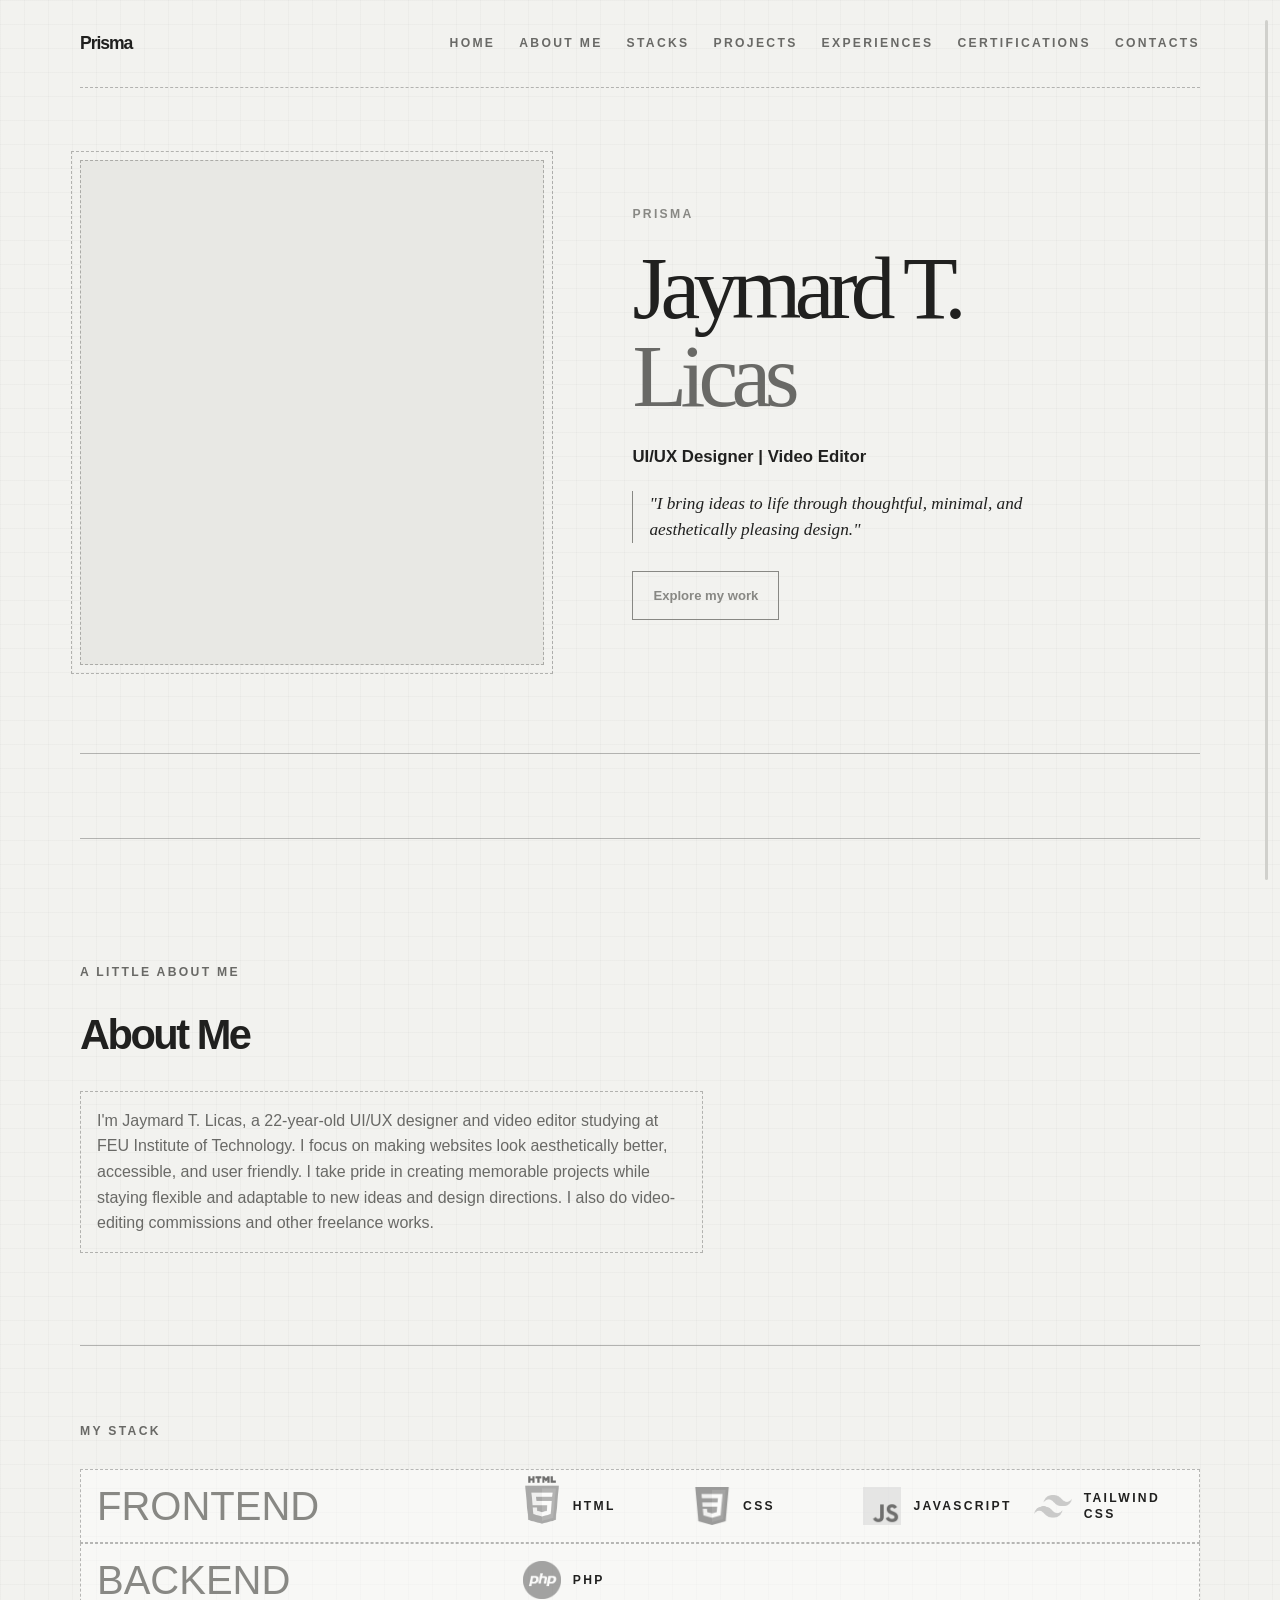
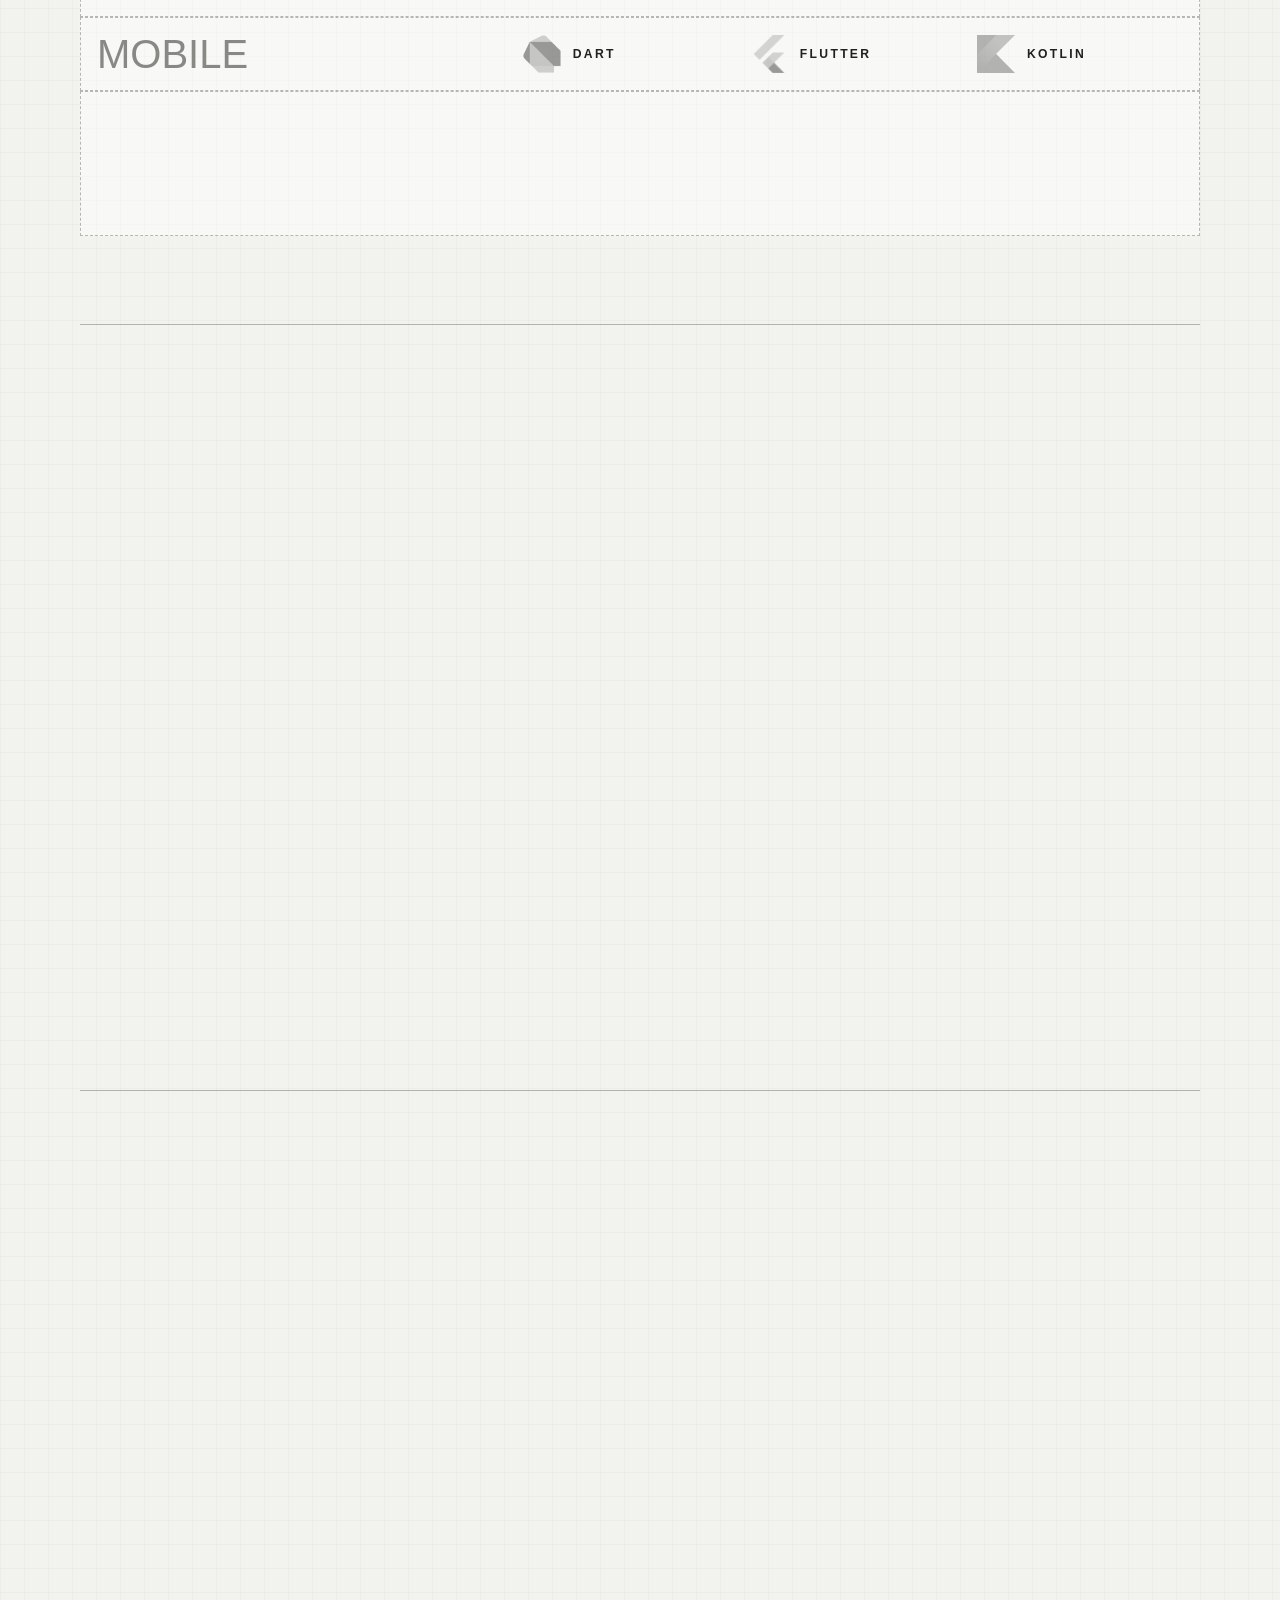
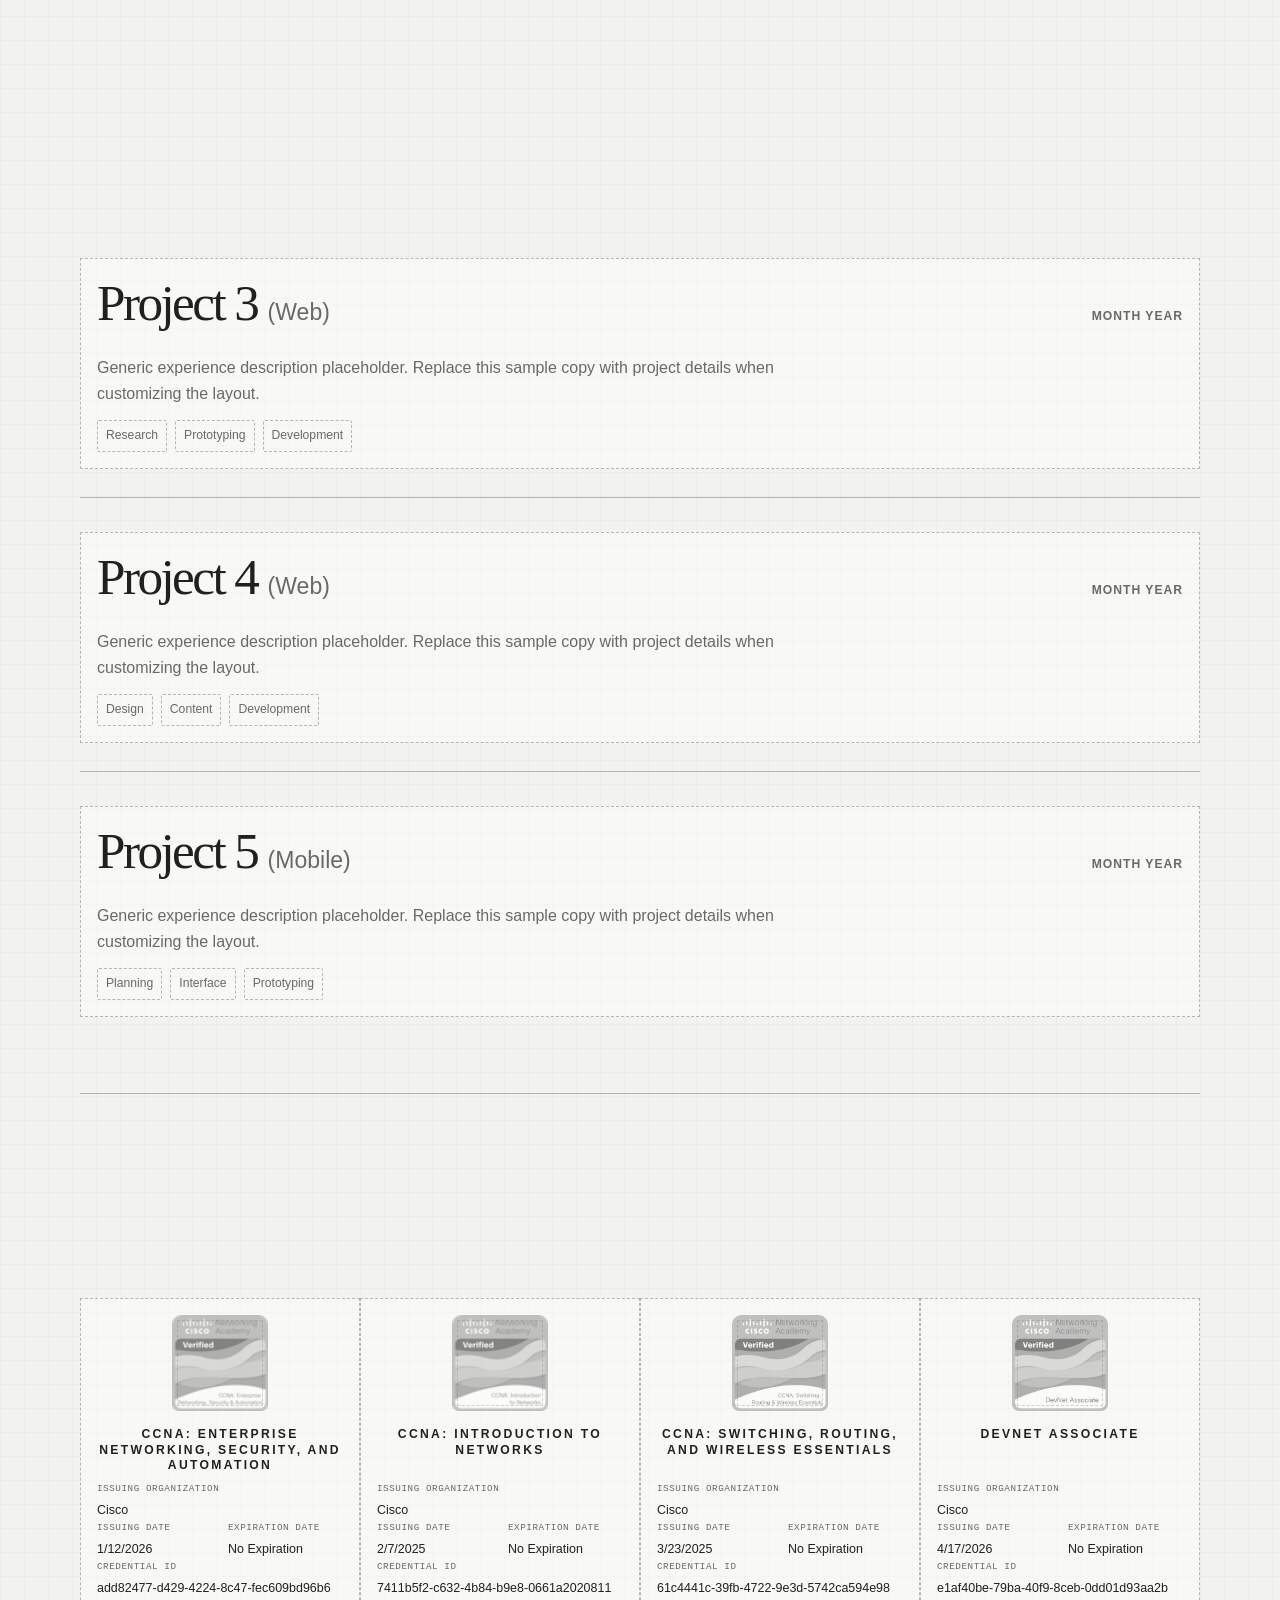
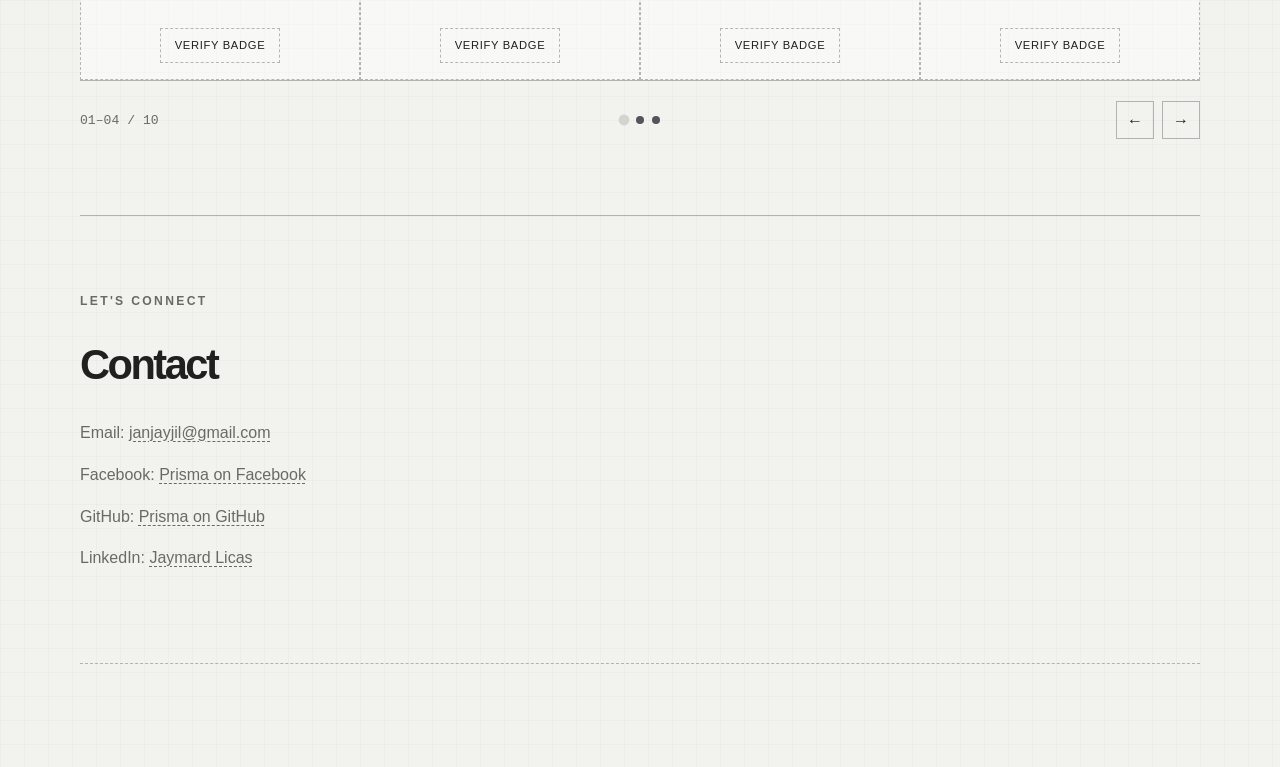
<file: layouts/index.html>
<!DOCTYPE html>
<html lang="en">
<head>
    <meta charset="UTF-8">
    <meta name="viewport" content="width=device-width, initial-scale=1.0">
    <meta name="theme-color" content="#f2f2ef">
    <title>Prisma — Portfolio Wireframe</title>
    <link rel="stylesheet" href="../css/index.css">
    <link rel="stylesheet" href="css/wireframe.css">
    <script src="js/loader.js" type="module"></script>
</head>
<body class="layout-wireframe">
    <div data-layout-part="header"></div>
    <main>
        <div data-layout-part="home"></div>
        <div data-layout-part="about"></div>
        <div data-layout-part="stack"></div>
        <div data-layout-part="projects"></div>
        <div data-layout-part="experience"></div>
        <div data-layout-part="certifications"></div>
        <div data-layout-part="contact"></div>
    </main>
    <div data-layout-part="footer"></div>
</body>
</html>
</file>
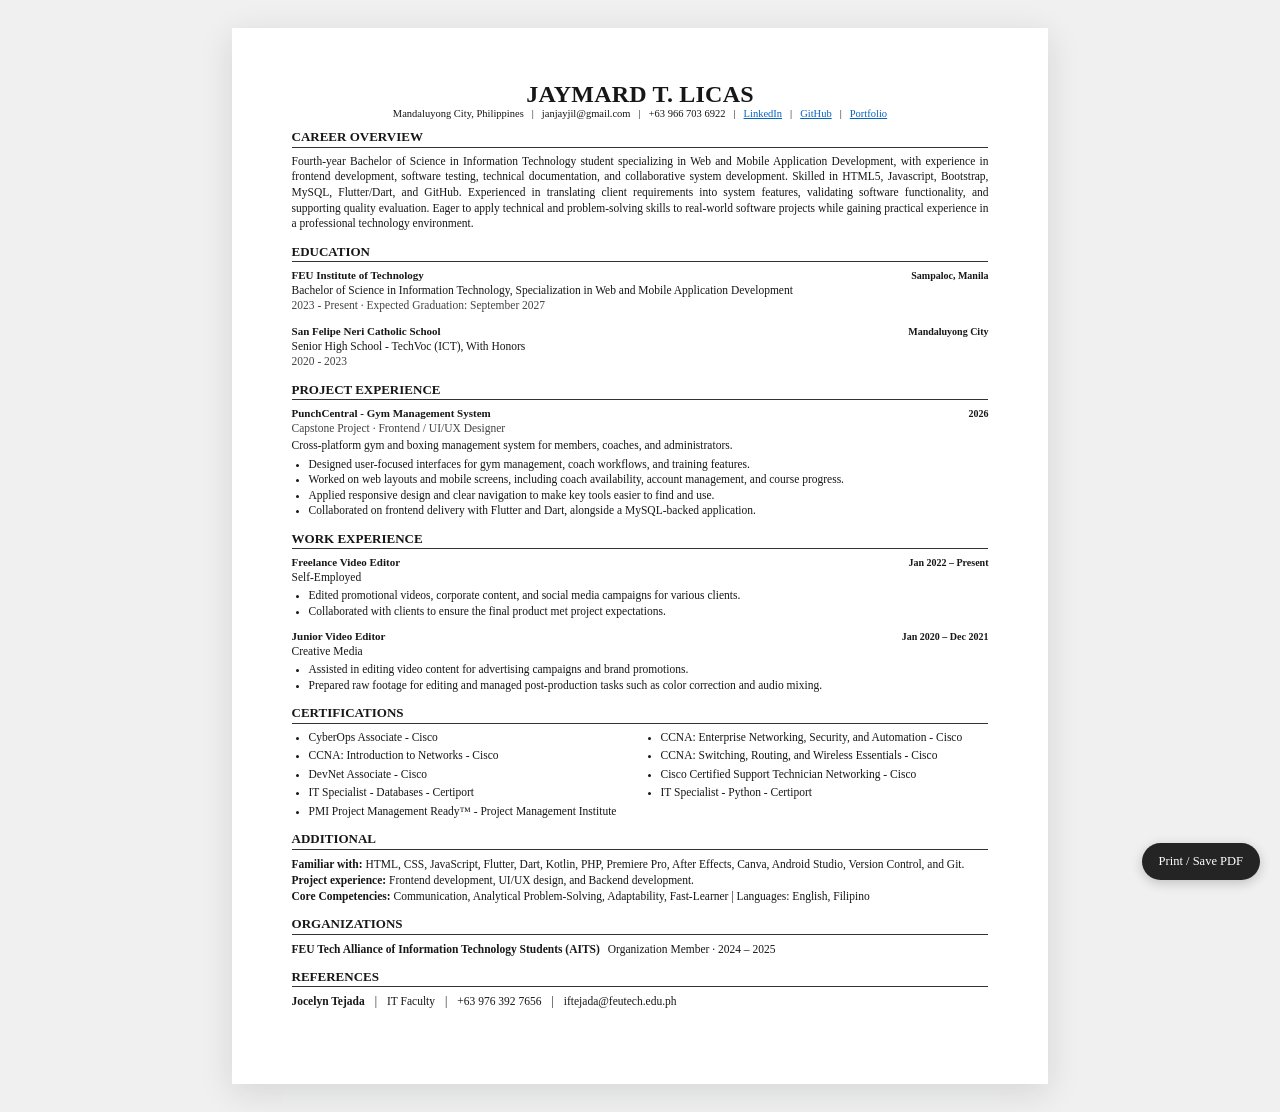
<file: resume.html>
<!DOCTYPE html>
<html lang="en">
<head>
    <meta charset="UTF-8">
    <meta name="viewport" content="width=device-width, initial-scale=1.0">
    <meta name="theme-color" content="#f4f4f4">
    <meta name="description" content="Resume of Jaymard T. Licas, UI/UX Designer and Information Technology student.">
    <title>Jaymard T. Licas - Resume</title>
    <style>
        :root {
            color-scheme: light;
            font-family: "Times New Roman", Times, serif;
            color: #171717;
            background: #f0f0f0;
            font-synthesis: none;
            text-rendering: optimizeLegibility;
        }

        * {
            box-sizing: border-box;
        }

        body {
            margin: 0;
            padding: 28px 16px;
        }

        .resume {
            width: min(100%, 8.5in);
            min-height: 11in;
            margin: 0 auto;
            padding: 0.55in 0.62in;
            background: #fff;
            box-shadow: 0 8px 32px rgb(22 28 35 / 12%);
            text-align: justify;
        }

        .resume__header {
            margin-bottom: 8px;
            text-align: center;
        }

        .resume__name {
            margin: 0;
            font-size: clamp(20px, 3.8vw, 24px);
            line-height: 1.1;
            letter-spacing: .2px;
            text-transform: uppercase;
        }

        .resume__role {
            margin: 4px 0 7px;
            font-size: 11px;
            font-weight: 700;
            letter-spacing: 1px;
            text-transform: uppercase;
        }

        .contact-list {
            display: flex;
            flex-wrap: wrap;
            justify-content: center;
            gap: 2px 8px;
            margin: 0;
            padding: 0;
            list-style: none;
            font-size: 10.5px;
            line-height: 1.35;
        }

        .contact-list li + li::before {
            content: "|";
            margin-right: 8px;
        }

        .reference a {
            color: inherit;
            text-decoration: none;
        }

        .contact-list a {
            color: inherit;
            text-decoration: none;
        }

        .contact-list a.contact-list__profile {
            color: #0563c1;
            text-decoration: underline;
        }

        .contact-list__copy {
            border: 0;
            padding: 0;
            color: inherit;
            background: none;
            font: inherit;
            cursor: pointer;
        }

        .contact-list__copy:focus-visible {
            outline: 2px solid #0563c1;
            outline-offset: 2px;
        }

        .contact-copy-status {
            position: fixed;
            z-index: 1000;
            right: 16px;
            bottom: 24px;
            left: 16px;
            width: fit-content;
            max-width: calc(100vw - 32px);
            margin: 0 auto;
            border: 1px solid rgb(255 255 255 / 24%);
            border-radius: 999px;
            padding: 10px 18px;
            color: #fff;
            background: rgb(36 36 36 / 82%);
            font-size: 12px;
            line-height: 1.35;
            text-align: center;
            box-shadow: 0 6px 20px rgb(0 0 0 / 20%);
            opacity: 0;
            pointer-events: none;
            transform: translateY(8px);
            transition: opacity .25s ease, transform .25s ease;
        }

        .contact-copy-status.is-visible {
            opacity: 1;
            transform: translateY(0);
        }

        .contact-copy-status[data-state="error"] {
            background: rgb(160 35 35 / 88%);
        }

        @media (prefers-reduced-motion: reduce) {
            .contact-copy-status {
                transition: none;
            }
        }

        .section {
            margin-top: 12px;
        }

        .summary.section {
            margin-top: 8px;
        }

        .section-title {
            margin: 0 0 6px;
            padding-bottom: 2px;
            border-bottom: 1px solid #333;
            font-size: 13px;
            line-height: 1.2;
            text-transform: uppercase;
        }

        .summary p,
        .entry p {
            margin: 0;
            font-size: 11.5px;
            line-height: 1.35;
        }

        .entry + .entry {
            margin-top: 10px;
        }

        .entry__heading {
            display: flex;
            justify-content: space-between;
            gap: 12px;
            align-items: baseline;
            margin: 0;
            font-size: 10.5px;
            line-height: 1.35;
        }

        .entry__heading strong {
            font-size: 11px;
        }

        .entry__heading a {
            color: inherit;
            text-decoration: none;
        }

        .entry__date {
            flex: 0 0 auto;
            font-size: 10px;
            text-align: right;
        }

        .entry__subheading {
            margin: 0 0 2px !important;
            font-size: 11.5px !important;
            line-height: 1.3 !important;
        }

        .entry__meta {
            color: #444;
        }

        .bullet-list {
            margin: 3px 0 0;
            padding-left: 17px;
            font-size: 11.5px;
            line-height: 1.35;
        }

        .cert-list {
            display: grid;
            grid-template-columns: repeat(2, minmax(0, 1fr));
            column-gap: 24px;
            row-gap: 3px;
            margin: 3px 0 0;
            padding-left: 17px;
            font-size: 11.5px;
            line-height: 1.35;
        }

        .cert-list a {
            color: inherit;
            text-decoration: none;
        }

        .additional-details p {
            margin: 0;
            font-size: 11.5px;
            line-height: 1.4;
        }

        .organization,
        .reference {
            font-size: 11.5px;
            line-height: 1.4;
        }

        .organization strong {
            margin-right: 5px;
        }

        .organization a {
            color: inherit;
            text-decoration: none;
        }

        .reference {
            display: flex;
            flex-wrap: wrap;
            gap: 2px 10px;
            text-align: left;
        }

        .reference span::before,
        .reference a::before,
        .reference .contact-list__copy::before {
            content: "|";
            margin-right: 10px;
        }

        .print-button {
            position: fixed;
            right: 20px;
            bottom: 20px;
            border: 0;
            border-radius: 999px;
            padding: 11px 17px;
            color: #fff;
            background: #242424;
            font: inherit;
            font-size: 12.5px;
            cursor: pointer;
            box-shadow: 0 3px 12px rgb(0 0 0 / 20%);
        }

        .print-button:hover,
        .print-button:focus-visible {
            background: #444;
        }

        @media (max-width: 620px) {
            body {
                padding: 0;
            }

            .resume {
                min-height: 100vh;
                padding: 30px 24px;
            }

            .entry__heading {
                gap: 8px;
            }

            .cert-list {
                grid-template-columns: 1fr;
            }
        }

        @page {
            size: letter;
            margin: 0;
        }

        @media print {
            :root {
                background: #fff;
            }

            body {
                padding: 0;
                print-color-adjust: exact;
                -webkit-print-color-adjust: exact;
            }

            .resume {
                width: auto;
                min-height: 0;
                margin: 0;
                padding: 0.5in;
                box-shadow: none;
            }

            .print-button {
                display: none;
            }

            .contact-copy-status {
                display: none;
            }

            .section,
            .entry {
                break-inside: avoid;
            }
        }
    </style>
</head>
<body>
    <main class="resume">
        <header class="resume__header">
            <h1 class="resume__name">Jaymard T. Licas</h1>
            <ul class="contact-list" aria-label="Contact information">
                <li>Mandaluyong City, Philippines</li>
                <li><button class="contact-list__copy" type="button" data-copy-text="janjayjil@gmail.com" data-copy-label="Email">janjayjil@gmail.com</button></li>
                <li><button class="contact-list__copy" type="button" data-copy-text="+63 966 703 6922" data-copy-label="Phone number">+63 966 703 6922</button></li>
                <li><a class="contact-list__profile" href="https://www.linkedin.com/in/jaymard-licas-16011b33a/" target="_blank" rel="noopener noreferrer">LinkedIn</a></li>
                <li><a class="contact-list__profile" href="https://github.com/PrismaVL" target="_blank" rel="noopener noreferrer">GitHub</a></li>
                <li><a class="contact-list__profile" href="https://websiteportfolio-neon.vercel.app/" target="_blank" rel="noopener noreferrer">Portfolio</a></li>
            </ul>
            <p class="contact-copy-status" id="contact-copy-status" role="status" aria-live="polite"></p>
        </header>

        <section class="summary section" aria-labelledby="summary-title">
            <h2 class="section-title" id="summary-title">Career Overview</h2>
            <p>Fourth-year Bachelor of Science in Information Technology student specializing in Web and Mobile Application
            Development, with experience in frontend development, software testing, technical documentation, and collaborative
            system development. Skilled in HTML5, Javascript, Bootstrap, MySQL, Flutter/Dart, and GitHub. Experienced
in translating client requirements into system features, validating software functionality, and supporting quality evaluation.
Eager to apply technical and problem-solving skills to real-world software projects while gaining practical experience in a
professional technology environment.</p>
        </section>

        <section class="section" aria-labelledby="education-title">
            <h2 class="section-title" id="education-title">Education</h2>
            <article class="entry">
                <h3 class="entry__heading"><strong>FEU Institute of Technology</strong><span class="entry__date">Sampaloc, Manila</span></h3>
                <p>Bachelor of Science in Information Technology, Specialization in Web and Mobile Application Development</p>
                <p class="entry__meta">2023 - Present · Expected Graduation: September 2027</p>
            </article>
            <article class="entry">
                <h3 class="entry__heading"><strong>San Felipe Neri Catholic School</strong><span class="entry__date">Mandaluyong City</span></h3>
                <p>Senior High School - TechVoc (ICT), With Honors</p>
                <p class="entry__meta">2020 - 2023</p>
            </article>
        </section>

        <section class="section" aria-labelledby="experience-title">
            <h2 class="section-title" id="experience-title">Project Experience</h2>
            <article class="entry">
                <h3 class="entry__heading">
                    <strong><a href="https://punchcentral.com" target="_blank" rel="noopener noreferrer">PunchCentral - Gym Management System</a></strong>
                    <time class="entry__date" datetime="2026">2026</time>
                </h3>
                <p class="entry__subheading"><span class="entry__meta">Capstone Project · Frontend / UI/UX Designer</span></p>
                <p>Cross-platform gym and boxing management system for members, coaches, and administrators.</p>
                <ul class="bullet-list">
                    <li>Designed user-focused interfaces for gym management, coach workflows, and training features.</li>
                    <li>Worked on web layouts and mobile screens, including coach availability, account management, and course progress.</li>
                    <li>Applied responsive design and clear navigation to make key tools easier to find and use.</li>
                    <li>Collaborated on frontend delivery with Flutter and Dart, alongside a MySQL-backed application.</li>
                </ul>
            </article>
        </section>

        <section class="section" aria-labelledby="work-experience-title">
            <h2 class="section-title" id="work-experience-title">Work Experience</h2>
            <article class="entry">
                <h3 class="entry__heading">
                    <strong>Freelance Video Editor</strong>
                    <time class="entry__date" datetime="2022-01">Jan 2022 – Present</time>
                </h3>
                <p class="entry__subheading">Self-Employed</p>
                <ul class="bullet-list">
                    <li>Edited promotional videos, corporate content, and social media campaigns for various clients.</li>
                    <li>Collaborated with clients to ensure the final product met project expectations.</li>
                </ul>
            </article>
            <article class="entry">
                <h3 class="entry__heading">
                    <strong>Junior Video Editor</strong>
                    <time class="entry__date" datetime="2020-01">Jan 2020 – Dec 2021</time>
                </h3>
                <p class="entry__subheading">Creative Media</p>
                <ul class="bullet-list">
                    <li>Assisted in editing video content for advertising campaigns and brand promotions.</li>
                    <li>Prepared raw footage for editing and managed post-production tasks such as color correction and audio mixing.</li>
                </ul>
            </article>
        </section>

        <section class="section" aria-labelledby="certifications-title">
            <h2 class="section-title" id="certifications-title">Certifications</h2>
            <ul class="cert-list">
                <li><a href="https://www.credly.com/earner/earned/badge/7b5ed9fc-9df0-4804-9c11-6a77c3b0936c" target="_blank" rel="noopener noreferrer">CyberOps Associate - Cisco</a></li>
                <li><a href="https://www.credly.com/earner/earned/badge/add82477-d429-4224-8c47-fec609bd96b6" target="_blank" rel="noopener noreferrer">CCNA: Enterprise Networking, Security, and Automation - Cisco</a></li>
                <li><a href="https://www.credly.com/earner/earned/badge/7411b5f2-c632-4b84-b9e8-0661a2020811" target="_blank" rel="noopener noreferrer">CCNA: Introduction to Networks - Cisco</a></li>
                <li><a href="https://www.credly.com/earner/earned/badge/61c4441c-39fb-4722-9e3d-5742ca594e98" target="_blank" rel="noopener noreferrer">CCNA: Switching, Routing, and Wireless Essentials - Cisco</a></li>
                <li><a href="https://www.credly.com/earner/earned/badge/e1af40be-79ba-40f9-8ceb-0dd01d93aa2b" target="_blank" rel="noopener noreferrer">DevNet Associate - Cisco</a></li>
                <li><a href="https://www.credly.com/earner/earned/badge/85048c5a-64eb-43ab-9c8b-9b4b2f8c3aaa" target="_blank" rel="noopener noreferrer">Cisco Certified Support Technician Networking - Cisco</a></li>
                <li><a href="https://www.credly.com/badges/0024ff83-121a-4d4a-bcd2-1164040a855b/linked_in?t=sraus6" target="_blank" rel="noopener noreferrer">IT Specialist - Databases - Certiport</a></li>
                <li><a href="https://www.credly.com/earner/earned/badge/96293f69-d9cc-4874-a796-3e8a3d9d6fdf" target="_blank" rel="noopener noreferrer">IT Specialist - Python - Certiport</a></li>
                <li><a href="https://www.credly.com/earner/earned/badge/fa82be1d-4e2e-424d-b6aa-1cef8f6b122d" target="_blank" rel="noopener noreferrer">PMI Project Management Ready™ - Project Management Institute</a></li>
            </ul>
        </section>

        <section class="section" aria-labelledby="additional-title">
            <h2 class="section-title" id="additional-title">Additional</h2>
            <div class="additional-details">
                <p><strong>Familiar with:</strong> HTML, CSS, JavaScript, Flutter, Dart, Kotlin, PHP, Premiere Pro, After Effects, Canva, Android Studio, Version Control, and Git.</p>
                <p><strong>Project experience:</strong> Frontend development, UI/UX design, and Backend development.</p>
                <p><strong>Core Competencies:</strong> Communication, Analytical Problem-Solving, Adaptability, Fast-Learner  |  Languages: English, Filipino</p>
            </div>
        </section>

        <section class="section" aria-labelledby="organizations-title">
            <h2 class="section-title" id="organizations-title">Organizations</h2>
            <div class="organization">
                <strong><a href="https://www.facebook.com/feutechAITS" target="_blank" rel="noopener noreferrer">FEU Tech Alliance of Information Technology Students (AITS)</a></strong>
                Organization Member · 2024 – 2025
            </div>
        </section>

        <section class="section" aria-labelledby="references-title">
            <h2 class="section-title" id="references-title">References</h2>
            <div class="reference">
                <strong>Jocelyn Tejada</strong>
                <span>IT Faculty</span>
                <button class="contact-list__copy" type="button" data-copy-text="+63 976 392 7656" data-copy-label="Phone number">+63 976 392 7656</button>
                <button class="contact-list__copy" type="button" data-copy-text="iftejada@feutech.edu.ph" data-copy-label="Email">iftejada@feutech.edu.ph</button>
            </div>
        </section>
    </main>
    <button class="print-button" type="button" onclick="window.print()">Print / Save PDF</button>
    <script>
        const copyStatus = document.getElementById("contact-copy-status");
        let copyStatusTimeout;
        let copyStatusClearTimeout;

        document.querySelectorAll(".contact-list__copy").forEach((button) => {
            button.addEventListener("click", async () => {
                const value = button.dataset.copyText;
                const label = button.dataset.copyLabel;

                window.clearTimeout(copyStatusTimeout);
                window.clearTimeout(copyStatusClearTimeout);

                try {
                    if (!navigator.clipboard) {
                        throw new Error("Clipboard API is unavailable.");
                    }

                    await navigator.clipboard.writeText(value);
                    copyStatus.dataset.state = "success";
                    copyStatus.textContent = "Copied to clipboard.";
                } catch (error) {
                    copyStatus.dataset.state = "error";
                    copyStatus.textContent = `${label} could not be copied. Copy manually: ${value}`;
                }

                copyStatus.classList.add("is-visible");
                copyStatusTimeout = window.setTimeout(() => {
                    copyStatus.classList.remove("is-visible");
                    copyStatusClearTimeout = window.setTimeout(() => {
                        copyStatus.textContent = "";
                        delete copyStatus.dataset.state;
                    }, 250);
                }, 3000);
            });
        });
    </script>
</body>
</html>
</file>
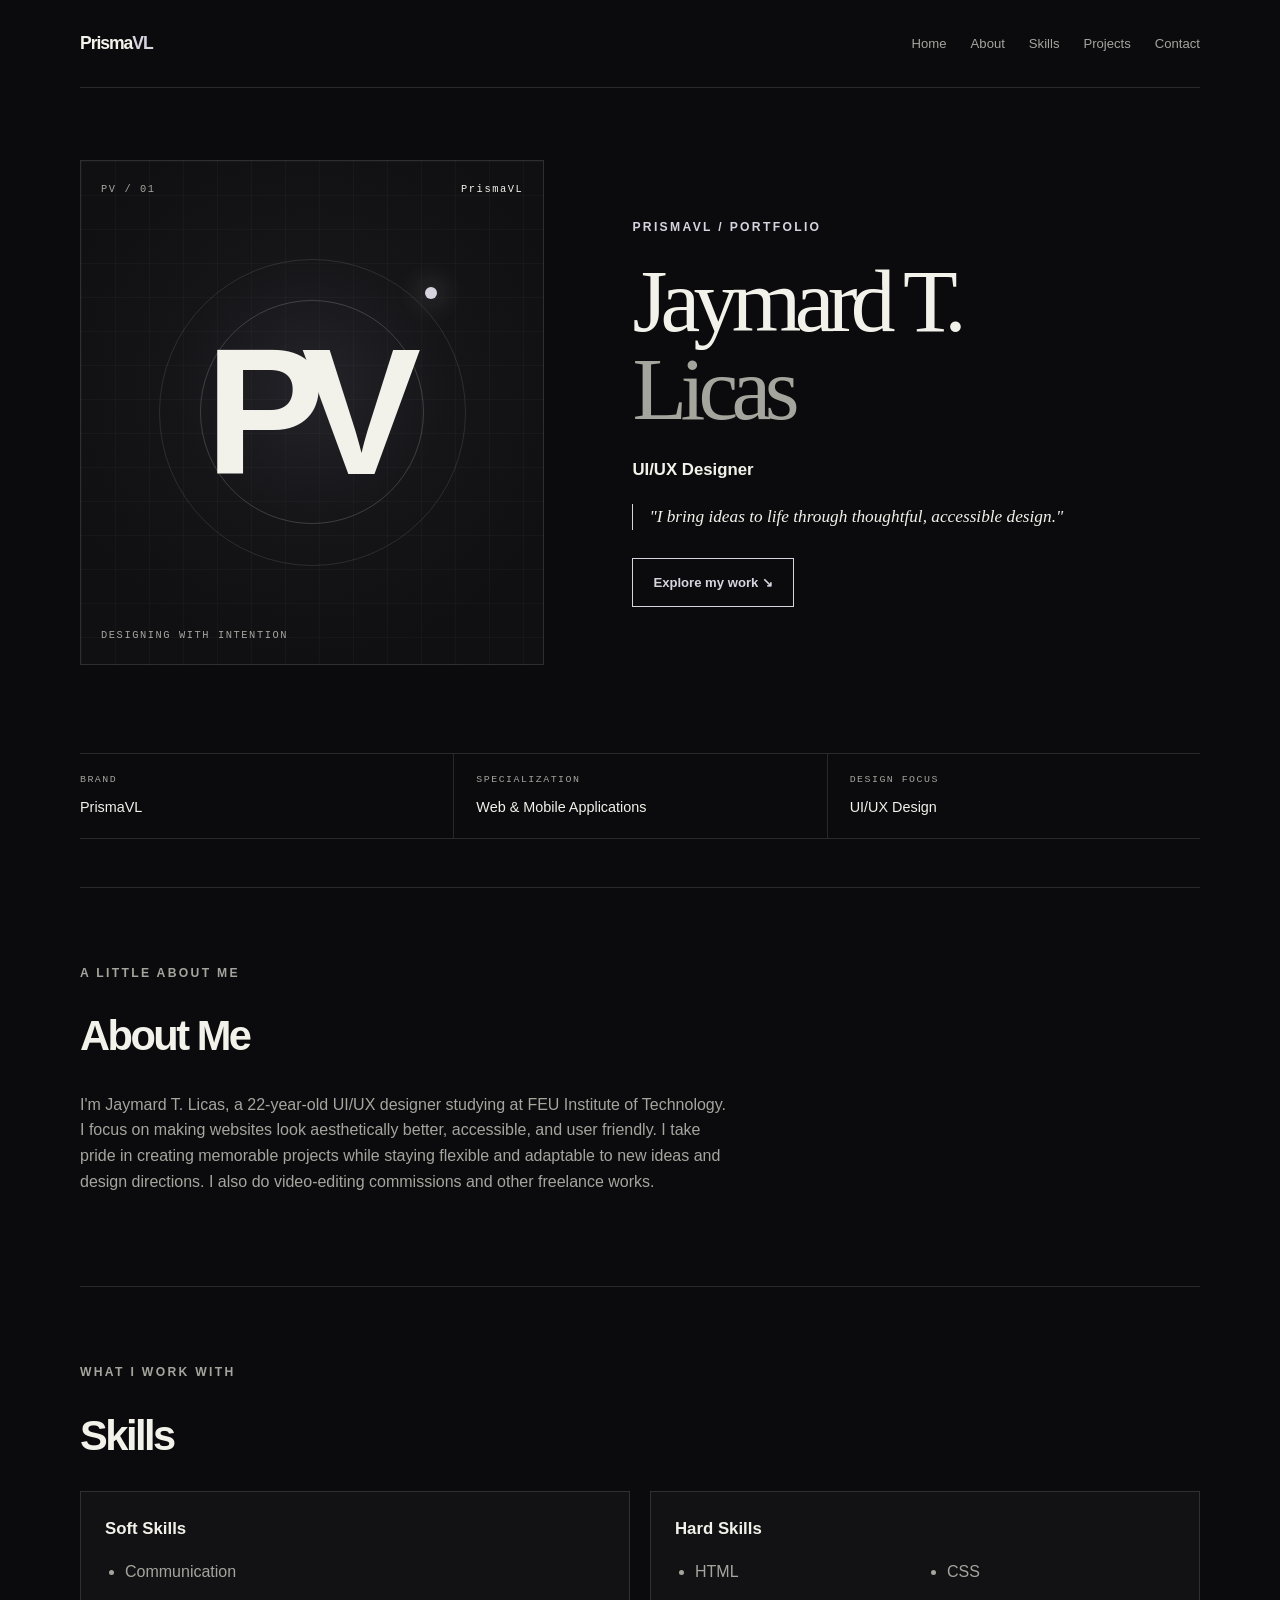
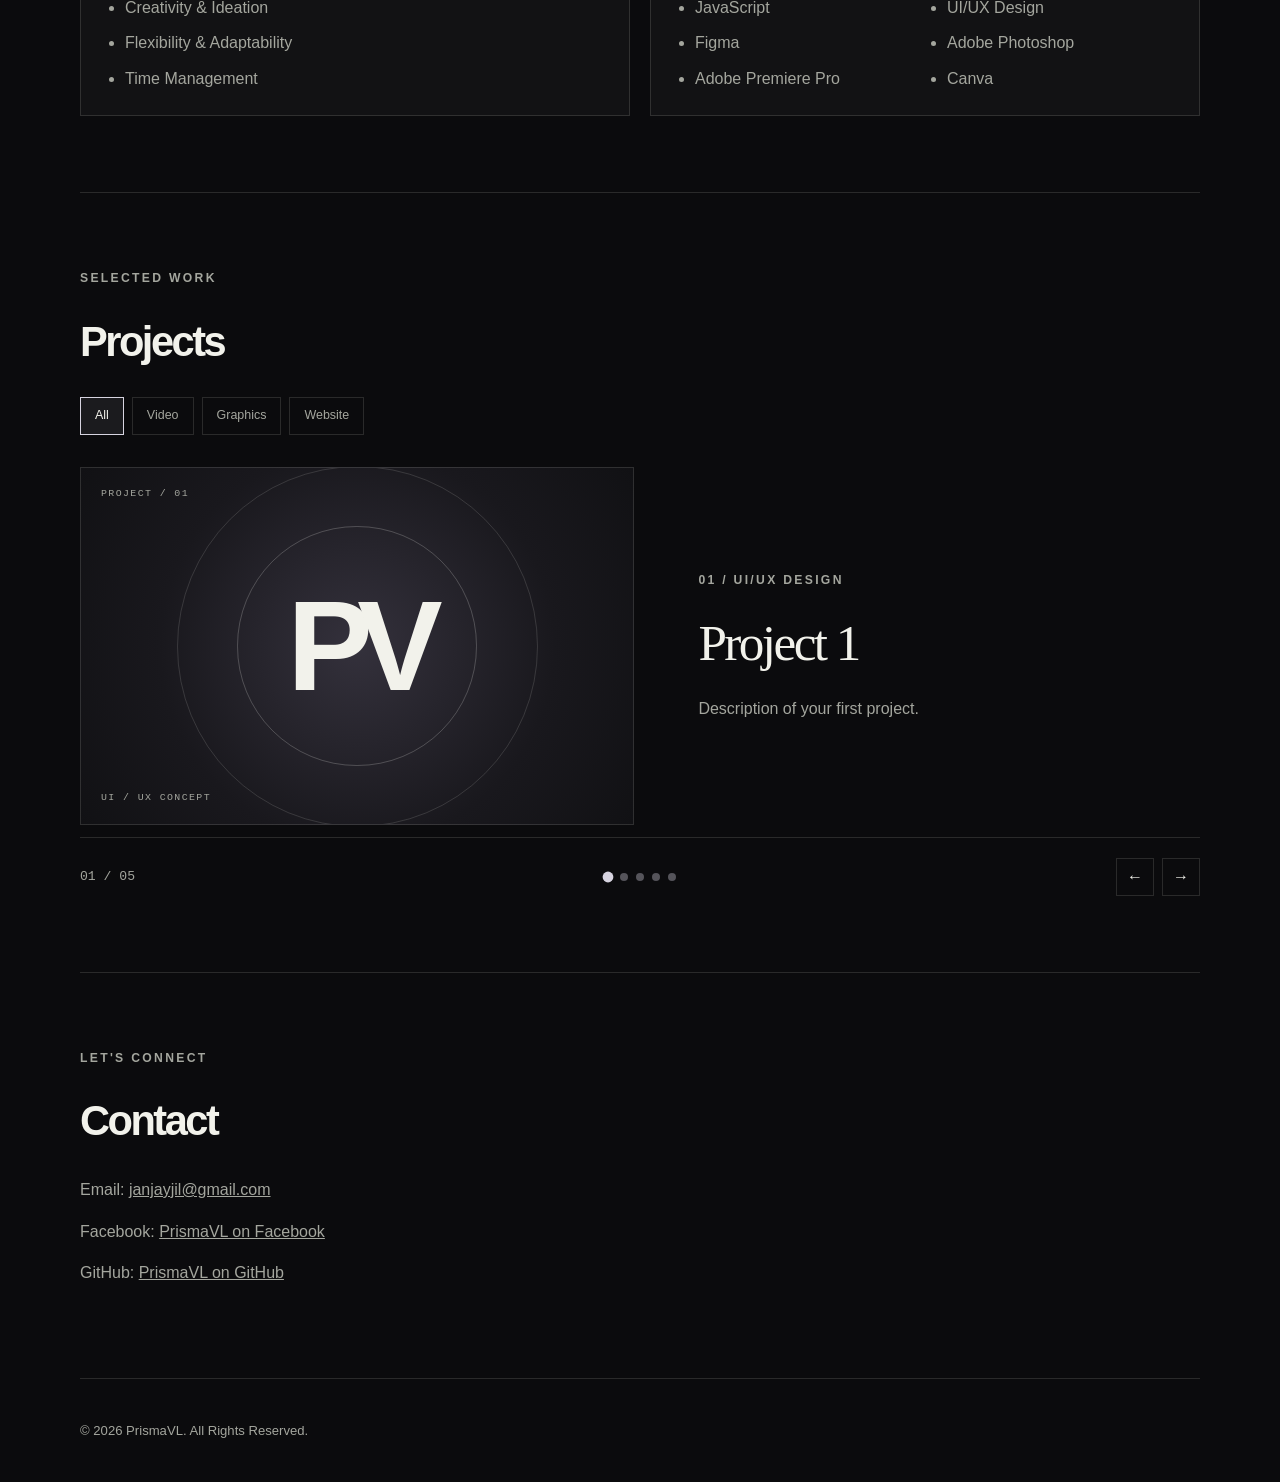
<file: websiteportfolio.html>
<!DOCTYPE html>
<html lang="en">
<head>
    <meta charset="UTF-8">
    <meta name="viewport" content="width=device-width, initial-scale=1.0">
    <meta name="theme-color" content="#10110f">
    <title>PrismaVL — Portfolio</title>
    <link rel="stylesheet" href="websiteportfolio.css">
    <script src="websiteportfolio.js" defer></script>
</head>
<body>
    <div class="intro" aria-hidden="true">
        <h2 class="intro__name"><span class="intro__letter">P</span><span class="intro__letter">r</span><span class="intro__letter">i</span><span class="intro__letter">s</span><span class="intro__letter">m</span><span class="intro__letter">a</span><span class="intro__letter">VL</span></h2>
        <div class="intro__panel"></div>
        <div class="intro__panel"></div>
        <div class="intro__panel"></div>
        <div class="intro__panel"></div>
        <div class="intro__panel"></div>
        <div class="intro__panel"></div>
        <div class="intro__panel"></div>
        <div class="intro__panel"></div>
    </div>

    <header class="site-header">
        <a class="wordmark" href="#home">Prisma<span>VL</span></a>
        <nav aria-label="Main navigation">
            <a href="#home">Home</a>
            <a href="#about">About</a>
            <a href="#skills">Skills</a>
            <a href="#projects">Projects</a>
            <a href="#contact">Contact</a>
        </nav>
    </header>

    <main>
        <section class="hero" id="home">
            <div class="hero__visual" aria-hidden="true">
                <span class="hero__visual-index">PV / 01</span>
                <span class="hero__monogram">PV</span>
                <span class="hero__visual-name">PrismaVL</span>
                <span class="hero__visual-caption">DESIGNING WITH INTENTION</span>
                <span class="hero__visual-orbit"></span>
            </div>
            <div class="hero__content">
                <p class="eyebrow">PrismaVL <span aria-hidden="true">/</span> Portfolio</p>
                <h1>Jaymard T.<br><span>Licas</span></h1>
                <p class="hero__role">UI/UX Designer</p>
                <blockquote class="hero__quote">"I bring ideas to life through thoughtful, accessible design."</blockquote>
                <a class="hero__link" href="#projects">Explore my work <span aria-hidden="true">↘</span></a>
            </div>
            <div class="hero__details" aria-label="Profile details">
                <div><span>BRAND</span><strong>PrismaVL</strong></div>
                <div><span>SPECIALIZATION</span><strong>Web &amp; Mobile Applications</strong></div>
                <div><span>DESIGN FOCUS</span><strong>UI/UX Design</strong></div>
            </div>
        </section>

        <section class="content-section" id="about">
            <p class="eyebrow">A little about me</p>
            <h2>About Me</h2>
            <p>I'm Jaymard T. Licas, a 22-year-old UI/UX designer studying at FEU Institute of Technology. I focus on making websites look aesthetically better, accessible, and user friendly. I take pride in creating memorable projects while staying flexible and adaptable to new ideas and design directions. I also do video-editing commissions and other freelance works.</p>
        </section>

        <section class="content-section" id="skills">
            <p class="eyebrow">What I work with</p>
            <h2>Skills</h2>
            <div class="skills-grid">
                <div class="skills-group">
                    <h3>Soft Skills</h3>
                    <ul>
                        <li>Communication</li>
                        <li>Creativity &amp; Ideation</li>
                        <li>Flexibility &amp; Adaptability</li>
                        <li>Time Management</li>
                    </ul>
                </div>
                <div class="skills-group skills-group--hard">
                    <h3>Hard Skills</h3>
                    <ul>
                        <li>HTML</li>
                        <li>CSS</li>
                        <li>JavaScript</li>     
                        <li>UI/UX Design</li>
                        <li>Figma</li>
                        <li>Adobe Photoshop</li>
                        <li>Adobe Premiere Pro</li>
                        <li>Canva</li>
                    </ul>
                </div>
            </div>
        </section>

        <section class="content-section" id="projects">
            <p class="eyebrow">Selected work</p>
            <h2>Projects</h2>
            <div class="project-carousel" role="region" aria-roledescription="carousel" aria-label="Projects" tabindex="0">
                <div class="project-carousel__filters" role="group" aria-label="Filter projects by category">
                    <button class="project-carousel__filter" type="button" data-category="all" aria-pressed="true">All</button>
                    <button class="project-carousel__filter" type="button" data-category="video" aria-pressed="false">Video</button>
                    <button class="project-carousel__filter" type="button" data-category="graphics" aria-pressed="false">Graphics</button>
                    <button class="project-carousel__filter" type="button" data-category="website" aria-pressed="false">Website</button>
                </div>
                <div class="project-carousel__viewport">
                    <div class="project-carousel__track">
                        <article class="project-card" data-category="website" role="group" aria-roledescription="slide" aria-label="1 of 5">
                            <div class="project-card__preview project-card__preview--one" aria-hidden="true">
                                <span class="project-card__index">PROJECT / 01</span>
                                <span class="project-card__monogram">PV</span>
                                <span class="project-card__caption">UI / UX CONCEPT</span>
                            </div>
                            <div class="project-card__info">
                                <p class="eyebrow">01 / UI/UX Design</p>
                                <h3>Project 1</h3>
                                <p>Description of your first project.</p>
                            </div>
                        </article>
                        <article class="project-card" data-category="website" role="group" aria-roledescription="slide" aria-label="2 of 5" aria-hidden="true" inert>
                            <div class="project-card__preview project-card__preview--two" aria-hidden="true">
                                <span class="project-card__index">PROJECT / 02</span>
                                <span class="project-card__phone"><i></i><i></i><i></i></span>
                                <span class="project-card__caption">MOBILE APP CONCEPT</span>
                            </div>
                            <div class="project-card__info">
                                <p class="eyebrow">02 / Mobile Design</p>
                                <h3>Project 2</h3>
                                <p>Description of your second project.</p>
                            </div>
                        </article>
                        <article class="project-card" data-category="graphics" role="group" aria-roledescription="slide" aria-label="3 of 5" aria-hidden="true" inert>
                            <div class="project-card__preview project-card__preview--three" aria-hidden="true">
                                <span class="project-card__index">PROJECT / 03</span>
                                <span class="project-card__brand">IDEA<span>+</span></span>
                                <span class="project-card__caption">BRAND IDENTITY</span>
                            </div>
                            <div class="project-card__info">
                                <p class="eyebrow">03 / Visual Identity</p>
                                <h3>Project 3</h3>
                                <p>Description of your third project.</p>
                            </div>
                        </article>
                        <article class="project-card" data-category="video" role="group" aria-roledescription="slide" aria-label="4 of 5" aria-hidden="true" inert>
                            <div class="project-card__preview project-card__preview--four" aria-hidden="true">
                                <span class="project-card__index">PROJECT / 04</span>
                                <span class="project-card__play" aria-hidden="true">▶</span>
                                <span class="project-card__timeline"><i></i><i></i><i></i><i></i></span>
                                <span class="project-card__caption">VIDEO EDIT</span>
                            </div>
                            <div class="project-card__info">
                                <p class="eyebrow">04 / Video Editing</p>
                                <h3>Project 4</h3>
                                <p>Description of your fourth project.</p>
                            </div>
                        </article>
                        <article class="project-card" data-category="website" role="group" aria-roledescription="slide" aria-label="5 of 5" aria-hidden="true" inert>
                            <div class="project-card__preview project-card__preview--five" aria-hidden="true">
                                <span class="project-card__index">PROJECT / 05</span>
                                <span class="project-card__browser"><i></i><i></i><i></i><b></b><b></b></span>
                                <span class="project-card__caption">WEB DESIGN</span>
                            </div>
                            <div class="project-card__info">
                                <p class="eyebrow">05 / Web Design</p>
                                <h3>Project 5</h3>
                                <p>Description of your fifth project.</p>
                            </div>
                        </article>
                    </div>
                </div>
                <div class="project-carousel__controls">
                    <p class="project-carousel__status" aria-live="polite">01 <span>/</span> 05</p>
                    <div class="project-carousel__pagination" aria-label="Choose a project"></div>
                    <div class="project-carousel__arrows">
                        <button class="project-carousel__arrow" type="button" data-direction="-1" aria-label="Previous project">←</button>
                        <button class="project-carousel__arrow" type="button" data-direction="1" aria-label="Next project">→</button>
                    </div>
                </div>
            </div>
        </section>

        <section class="content-section" id="contact">
            <p class="eyebrow">Let's connect</p>
            <h2>Contact</h2>
            <p>Email: <a href="mailto:janjayjil@gmail.com">janjayjil@gmail.com</a></p>
            <p>Facebook: <a href="https://www.facebook.com/Prismalcs/" target="_blank" rel="noopener noreferrer">PrismaVL on Facebook</a></p>
            <p>GitHub: <a href="https://github.com/PrismaVL" target="_blank" rel="noopener noreferrer">PrismaVL on GitHub</a></p>
        </section>
    </main>

    <footer class="site-footer">
        <p>&copy; 2026 PrismaVL. All Rights Reserved.</p>
    </footer>
</body>
</html>
</file>
<file: css/index.css>
:root {
    color-scheme: dark;
    --page: #0b0b0d;
    --surface: #121214;
    --text: #f2f2eb;
    --muted: #a4a69e;
    --accent: #d7d4e0;
    --line: rgba(242, 242, 235, 0.13);
}

* {
    box-sizing: border-box;
}

.sr-only {
    position: absolute;
    width: 1px;
    height: 1px;
    padding: 0;
    margin: -1px;
    overflow: hidden;
    clip: rect(0, 0, 0, 0);
    white-space: nowrap;
    border: 0;
}

html {
    scroll-behavior: smooth;
    scrollbar-width: none;
}

html::-webkit-scrollbar {
    display: none;
}

html.intro-active,
html.intro-active body {
    overflow: hidden;
    -webkit-user-select: none;
    user-select: none;
}

.scroll-progress {
    position: fixed;
    z-index: 20;
    top: 20px;
    right: 12px;
    bottom: 20px;
    width: 3px;
    overflow: hidden;
    border-radius: 999px;
    background: #3a3a3d;
    cursor: ns-resize;
}

.scroll-progress__fill {
    width: 100%;
    height: 100%;
    border-radius: inherit;
    background: var(--text);
    transform: scaleY(var(--scroll-progress, 0));
    transform-origin: top;
    transition: transform 120ms linear;
}

.back-to-top {
    position: fixed;
    z-index: 20;
    top: 20px;
    left: 20px;
    display: grid;
    width: 42px;
    height: 42px;
    place-items: center;
    border: 0;
    background: transparent;
    color: var(--text);
    font-size: 1.4rem;
    line-height: 1;
    text-decoration: none;
    visibility: hidden;
    opacity: 0;
    pointer-events: none;
    transform: translateY(-8px);
    transition: opacity 180ms ease, transform 180ms ease, visibility 180ms ease, background 180ms ease;
}

.back-to-top.is-visible {
    visibility: visible;
    opacity: 1;
    pointer-events: auto;
    transform: translateY(0);
}

.back-to-top:hover,
.back-to-top:focus-visible {
    color: var(--accent);
}

body {
    margin: 0;
    overflow-x: hidden;
    background: var(--page);
    color: var(--text);
    font-family: Inter, "Segoe UI", Arial, sans-serif;
    line-height: 1.6;
}

.tap-ripple {
    position: fixed;
    z-index: 40;
    width: 14px;
    height: 14px;
    border: 1px solid rgba(242, 242, 235, 0.82);
    background: radial-gradient(circle, rgba(215, 212, 224, 0.16), transparent 70%);
    border-radius: 50%;
    box-shadow: 0 0 16px rgba(215, 212, 224, 0.22);
    pointer-events: none;
    transform: translate(-50%, -50%);
    animation: tap-ripple-expand 600ms ease-out forwards;
}

@keyframes tap-ripple-expand {
    from {
        opacity: 0.8;
        box-shadow: 0 0 0 0 rgba(215, 212, 224, 0.25);
    }

    to {
        opacity: 0;
        box-shadow: 0 0 0 42px rgba(215, 212, 224, 0);
    }
}

a {
    color: inherit;
}

.intro {
    position: fixed;
    z-index: 30;
    inset: 0;
    overflow: hidden;
    pointer-events: auto;
    -webkit-user-select: none;
    user-select: none;
    animation: intro-dismiss 0s linear 3.29s forwards;
}

.intro__name {
    position: absolute;
    z-index: 2;
    top: 50%;
    left: 50%;
    margin: 0;
    color: #f4f4ef;
    font-size: clamp(3rem, 11vw, 9.5rem);
    font-weight: 850;
    letter-spacing: -0.06em;
    line-height: 1;
    white-space: nowrap;
    transform: translate(-50%, -50%);
    animation: name-fade 1s linear 1.8s forwards;
}

.intro__letter {
    display: inline-block;
    animation: name-rise 0.45s cubic-bezier(0.2, 0.75, 0.25, 1) both;
}

.intro__letter:nth-child(1) { animation-delay: 0.20s; }
.intro__letter:nth-child(2) {
    margin-right: 0.01em;
    animation-delay: 0.25s;
}
.intro__letter:nth-child(3) { animation-delay: 0.30s; }
.intro__letter:nth-child(4) { animation-delay: 0.35s; }
.intro__letter:nth-child(5) { animation-delay: 0.40s; }
.intro__letter:nth-child(6) { animation-delay: 0.45s; }
.intro__letter:nth-child(7) { animation-delay: 0.50s; }

.intro__panel {
    position: absolute;
    top: 0;
    width: 12.5%;
    height: 100%;
    background: #080908;
    animation: panel-fall 0.65s linear 1.8s forwards;
}

.intro__panel:nth-of-type(1) { left: 0; }
.intro__panel:nth-of-type(2) { left: 12.5%; animation-delay: 1.92s; }
.intro__panel:nth-of-type(3) { left: 25%; animation-delay: 2.04s; }
.intro__panel:nth-of-type(4) { left: 37.5%; animation-delay: 2.16s; }
.intro__panel:nth-of-type(5) { left: 50%; animation-delay: 2.28s; }
.intro__panel:nth-of-type(6) { left: 62.5%; animation-delay: 2.4s; }
.intro__panel:nth-of-type(7) { left: 75%; animation-delay: 2.52s; }
.intro__panel:nth-of-type(8) { left: 87.5%; animation-delay: 2.64s; }

@keyframes name-rise {
    from {
        opacity: 0;
        transform: translateY(28px);
    }

    to {
        opacity: 1;
        transform: translateY(0);
    }
}

@keyframes panel-fall {
    55% {
        transform: translateY(55vh);
        animation-timing-function: cubic-bezier(0.7, 0.9, 0.95, 1);
    }

    to {
        transform: translateY(100vh);
        visibility: hidden;
    }
}

@keyframes name-fade {
    to {
        opacity: 0;
        visibility: hidden;
    }
}

@keyframes intro-dismiss {
    to {
        visibility: hidden;
    }
}

.site-header,
main,
.site-footer {
    width: min(1120px, calc(100% - 48px));
    margin-inline: auto;
}

.site-header {
    display: flex;
    align-items: center;
    justify-content: space-between;
    gap: 32px;
    min-height: 88px;
    border-bottom: 1px solid var(--line);
}

.wordmark {
    font-size: 1.1rem;
    font-weight: 800;
    letter-spacing: -0.06em;
    text-decoration: none;
}

.wordmark span {
    color: var(--accent);
}

nav {
    display: flex;
    flex-wrap: wrap;
    justify-content: flex-end;
    gap: 24px;
}

nav a {
    display: inline-flex;
    align-items: center;
    gap: 8px;
    color: var(--muted);
    font-size: 0.76rem;
    font-weight: 700;
    letter-spacing: 0.19em;
    text-decoration: none;
    text-transform: uppercase;
    transition: color 180ms ease;
}

.nav-icon {
    width: 15px;
    height: 15px;
    flex: 0 0 auto;
    fill: none;
    stroke: currentColor;
    stroke-linecap: round;
    stroke-linejoin: round;
    stroke-width: 1.6;
}

.nav-link-content {
    display: inline-flex;
    align-items: center;
    gap: 8px;
}

.nav-sheet-handle {
    display: none;
}

nav a:hover,
nav a:focus-visible {
    color: var(--accent);
}

.nav-toggle,
.nav-scrim {
    display: none;
}

.hero {
    display: grid;
    grid-template-columns: minmax(0, 0.9fr) minmax(0, 1.1fr);
    align-items: center;
    gap: clamp(36px, 7vw, 88px);
    padding-block: clamp(56px, 8vh, 88px) 48px;
}

.hero__visual {
    position: relative;
    display: grid;
    min-height: 430px;
    aspect-ratio: 0.92;
    place-items: center;
    overflow: hidden;
    border: 1px solid var(--line);
    background:
        linear-gradient(rgba(255, 255, 255, 0.025) 1px, transparent 1px),
        linear-gradient(90deg, rgba(255, 255, 255, 0.025) 1px, transparent 1px),
        radial-gradient(circle at 50% 45%, #242329 0, #151518 38%, #101012 76%);
    background-size: 34px 34px, 34px 34px, auto;
}

.hero__portrait {
    position: absolute;
    inset: 0;
    width: 100%;
    height: 100%;
    object-fit: cover;
    object-position: center 35%;
}

.hero__visual-index,
.hero__visual-name,
.hero__visual-caption {
    position: absolute;
    z-index: 1;
    color: var(--muted);
    font-family: "Courier New", monospace;
    font-size: 0.65rem;
    letter-spacing: 0.15em;
}

.hero__visual-index {
    top: 20px;
    left: 20px;
}

.hero__visual-name {
    top: 20px;
    right: 20px;
    color: var(--text);
}

.hero__visual-caption {
    bottom: 20px;
    left: 20px;
}

.hero__content {
    padding-block: 24px;
}

.eyebrow {
    margin: 0 0 20px;
    color: var(--accent);
    font-size: 0.76rem;
    font-weight: 700;
    letter-spacing: 0.19em;
    text-transform: uppercase;
}

.content-section#about > .eyebrow {
    color: var(--muted);
}

.hero h1 {
    max-width: 700px;
    margin: 0;
    font-family: Georgia, "Times New Roman", serif;
    font-size: clamp(3.5rem, 7vw, 6.6rem);
    font-weight: 500;
    letter-spacing: -0.075em;
    line-height: 0.98;
}

.hero h1 span {
    color: var(--muted);
}

.hero__role {
    margin: 24px 0 10px;
    color: var(--text);
    font-size: 1.05rem;
    font-weight: 600;
}

.hero__description {
    max-width: 480px;
    margin: 0;
    color: var(--muted);
    font-size: 1.02rem;
}

.hero__quote {
    max-width: 480px;
    margin: 20px 0 0;
    padding-left: 16px;
    border-left: 1px solid var(--accent);
    color: var(--text);
    font-family: Georgia, "Times New Roman", serif;
    font-size: 1.08rem;
    font-style: italic;
    line-height: 1.5;
}

.hero__link {
    display: inline-block;
    margin-top: 28px;
    padding: 13px 20px;
    border: 1px solid var(--accent);
    color: var(--accent);
    font-size: 0.82rem;
    font-weight: 700;
    text-decoration: none;
    transition: color 180ms ease, background 180ms ease;
}

.hero__details {
    display: grid;
    grid-column: 1 / -1;
    grid-template-columns: repeat(3, minmax(0, 1fr));
    border-top: 1px solid var(--line);
    border-bottom: 1px solid var(--line);
}

.hero__details > div {
    display: grid;
    gap: 8px;
    min-height: 84px;
    align-content: center;
    padding: 16px 22px;
}

.hero__details > div:first-child {
    padding-left: 0;
}

.hero__details > div + div {
    border-left: 1px solid var(--line);
}

.hero__details span {
    color: var(--muted);
    font-family: "Courier New", monospace;
    font-size: 0.62rem;
    letter-spacing: 0.15em;
}

.hero__details strong {
    font-size: 0.9rem;
    font-weight: 500;
}

.hero__link:hover,
.hero__link:focus-visible {
    background: var(--accent);
    color: var(--page);
}

.content-section {
    padding-block: 76px;
    border-top: 1px solid var(--line);
}

.scroll-reveal {
    opacity: 0;
    transform: translateY(24px);
    transition: opacity 700ms ease var(--reveal-delay, 0ms), transform 700ms ease var(--reveal-delay, 0ms);
}

.scroll-reveal.is-visible {
    opacity: 1;
    transform: translateY(0);
}

.content-section#about {
    border-top: 0;
}

.content-section h2 {
    margin: 0 0 22px;
    font-size: clamp(1.7rem, 4vw, 2.6rem);
    letter-spacing: -0.06em;
}

.content-section p,
.content-section li {
    color: var(--muted);
}

.content-section > p {
    max-width: 650px;
}

.stack-section {
    padding-block: 76px 88px;
}

.content-section .stack-title {
    display: flex;
    align-items: center;
    gap: 12px;
    margin: 0 0 28px;
    color: var(--muted);
    font-size: 0.76rem;
    font-weight: 700;
    letter-spacing: 0.19em;
    text-transform: uppercase;
}

.stack-title span {
    color: var(--accent);
    font-size: 1.8rem;
    line-height: 1;
}

.stack-list {
    display: grid;
}

.stack-group {
    display: grid;
    grid-template-columns: minmax(200px, 0.75fr) minmax(0, 1.25fr);
    align-items: start;
    gap: 28px;
    padding-block: 28px;
    -webkit-user-select: none;
    -ms-user-select: none;
    user-select: none;
}

.stack-group h3 {
    margin: 0;
    color: var(--accent);
    font-family: Impact, "Arial Narrow", sans-serif;
    font-size: clamp(1.8rem, 3.2vw, 2.5rem);
    font-weight: 400;
    line-height: 1;
    text-transform: uppercase;
}

.stack-items {
    display: grid;
    grid-template-columns: repeat(auto-fit, minmax(150px, 1fr));
    gap: 20px;
    margin: 0;
    padding: 0;
    list-style: none;
}

.stack-items li {
    display: flex;
    align-items: center;
    gap: 12px;
    min-width: 0;
    color: var(--text);
    font-size: 0.76rem;
    font-weight: 700;
    letter-spacing: 0.19em;
    line-height: 1.35;
    text-transform: uppercase;
}

.stack-items img {
    flex: 0 0 38px;
    width: 38px;
    height: 38px;
    object-fit: contain;
}

.stack-items .stack-item__logo--html {
    transform: scale(1.25);
    translate: 0 -6px;
}

.stack-items .stack-item__logo--php {
    object-fit: cover;
    object-position: center;
}

.experience-title {
    margin-bottom: 22px;
}

.experience-intro {
    max-width: 720px;
    margin: 0;
    color: var(--muted);
    font-size: 0.92rem;
    line-height: 1.7;
}

.experience-timeline,
.experience-tags {
    margin: 0;
    padding: 0;
    list-style: none;
}

.experience-timeline {
    display: grid;
    gap: 34px;
    margin-top: 30px;
}

.experience-company {
    min-width: 0;
    padding-bottom: 28px;
    border-bottom: 1px solid var(--line);
}

.experience-company:last-child {
    padding-bottom: 0;
    border-bottom: 0;
}

.experience-company__heading {
    display: flex;
    align-items: baseline;
    justify-content: space-between;
    gap: 20px;
}

.experience-company__heading h3 {
    margin: 0 0 12px;
    color: var(--text);
    font-family: Georgia, "Times New Roman", serif;
    font-size: clamp(2rem, 4vw, 3.2rem);
    font-weight: 500;
    letter-spacing: -0.05em;
    line-height: 1.1;
}

.experience-company__heading h3 span {
    color: var(--muted);
    font-family: Inter, "Segoe UI", Arial, sans-serif;
    font-size: 0.45em;
    font-weight: 500;
    letter-spacing: 0;
}

.experience-company__heading time {
    flex: 0 0 auto;
    color: var(--muted);
    font-size: 0.76rem;
    font-weight: 600;
    letter-spacing: 0.08em;
    text-align: right;
    text-transform: uppercase;
}

.experience-company__content > p {
    max-width: 760px;
    margin: 12px 0;
    color: var(--muted);
}

.experience-tags {
    display: flex;
    flex-wrap: wrap;
    gap: 8px;
    margin-top: 14px;
}

.experience-tags li {
    padding: 5px 8px;
    border: 1px solid var(--line);
    border-radius: 2px;
    color: var(--muted);
    font-size: 0.76rem;
}

.project-carousel {
    outline: none;
}

.project-carousel:focus-visible {
    outline: 1px solid var(--accent);
    outline-offset: 8px;
}

.project-carousel__filters {
    display: flex;
    flex-wrap: wrap;
    gap: 8px;
    margin-bottom: 20px;
}

.project-carousel__filter {
    flex: 0 0 auto;
    padding: 8px 14px;
    border: 1px solid var(--line);
    background: transparent;
    color: var(--muted);
    font: inherit;
    font-size: 0.78rem;
    cursor: pointer;
    transition: color 180ms ease, border-color 180ms ease, background 180ms ease;
}

.project-carousel__filter:hover,
.project-carousel__filter:focus-visible,
.project-carousel__filter[aria-pressed="true"] {
    border-color: var(--accent);
    background: rgba(215, 212, 224, 0.08);
    color: var(--text);
}

.project-carousel__viewport {
    overflow: hidden;
}

.project-carousel__track {
    display: flex;
    align-items: flex-start;
    width: 100%;
    transition: transform 550ms cubic-bezier(0.22, 1, 0.36, 1);
}

.project-card {
    display: grid;
    flex: 0 0 100%;
    grid-template-columns: minmax(0, 1.05fr) minmax(0, 0.95fr);
    align-items: center;
    gap: clamp(24px, 5vw, 64px);
    min-width: 0;
    padding-block: 12px;
}

.project-card--screenshot {
    grid-template-columns: minmax(0, 1.3fr) minmax(0, 0.7fr);
}

.project-card--mobile {
    grid-template-columns: minmax(0, 0.7fr) minmax(0, 1.3fr);
    column-gap: clamp(16px, 3vw, 36px);
}

.project-card[hidden] {
    display: none;
}

.project-card__preview {
    position: relative;
    display: grid;
    min-height: 300px;
    aspect-ratio: 1.55;
    place-items: center;
    overflow: hidden;
    border: 1px solid var(--line);
    background: #17171b;
}

.project-card__preview.project-card__preview--image::before,
.project-card__preview.project-card__preview--image::after {
    content: none;
}

.project-card__preview--image {
    min-height: 0;
    aspect-ratio: 2 / 1;
}

.project-card__preview--video {
    display: block;
    min-height: 0;
    aspect-ratio: 16 / 9;
}

.project-card__preview.project-card__preview--video::before,
.project-card__preview.project-card__preview--video::after {
    content: none;
}

.project-card__video {
    position: absolute;
    inset: 0;
    width: 100%;
    height: 100%;
    border: 0;
}

.project-card__preview--mobile {
    width: min(100%, 270px, calc((100vh - 260px) * 0.48));
    max-height: min(560px, calc(100vh - 260px));
    aspect-ratio: 0.48;
    justify-self: center;
}

.project-card__preview--image .project-card__index,
.project-card__preview--image .project-card__caption {
    display: none;
}

.project-card__preview--mobile .project-card__image {
    object-fit: contain;
    object-position: center 40%;
}

.project-card__image {
    position: absolute;
    inset: 0;
    width: 100%;
    height: 100%;
    object-fit: contain;
}

.project-card__image--transitioning-out,
.project-card__image--transitioning-in {
    position: absolute;
    inset: 0;
    width: 100%;
    height: 100%;
    object-fit: contain;
    animation-duration: 700ms;
    animation-timing-function: cubic-bezier(0.22, 1, 0.36, 1);
    animation-fill-mode: both;
}

.project-card__image--transitioning-out.project-card__image--from-left {
    animation-name: project-preview-slide-out-right;
}

.project-card__image--transitioning-out.project-card__image--from-right {
    animation-name: project-preview-slide-out-left;
}

.project-card__image--transitioning-in.project-card__image--from-left {
    animation-name: project-preview-slide-in-left;
}

.project-card__image--transitioning-in.project-card__image--from-right {
    animation-name: project-preview-slide-in-right;
}

@keyframes project-preview-slide-out-left {
    to { transform: translateX(-100%); }
}

@keyframes project-preview-slide-out-right {
    to { transform: translateX(100%); }
}

@keyframes project-preview-slide-in-left {
    from { transform: translateX(100%); }
    to { transform: translateX(0); }
}

@keyframes project-preview-slide-in-right {
    from { transform: translateX(-100%); }
    to { transform: translateX(0); }
}

.project-card__preview::before,
.project-card__preview::after {
    position: absolute;
    width: 65%;
    aspect-ratio: 1;
    border: 1px solid rgba(242, 242, 235, 0.14);
    border-radius: 50%;
    content: "";
}

.project-card__preview::after {
    width: 43%;
    border-color: rgba(242, 242, 235, 0.22);
}

.project-card__preview--one {
    background: radial-gradient(circle at center, #34313c, #19181d 60%, #111114);
}

.project-card__preview--two {
    background: radial-gradient(circle at 75% 30%, #423d37, #1d1b1b 55%, #111114);
}

.project-card__preview--three {
    background: radial-gradient(circle at 30% 70%, #333b38, #191c1b 60%, #111412);
}

.project-card__preview--four {
    background: radial-gradient(circle at 70% 40%, #3b333b, #1d191e 55%, #111114);
}

.project-card__preview--five {
    background: radial-gradient(circle at 40% 40%, #353943, #191b20 60%, #111114);
}

.project-card__index,
.project-card__caption {
    position: absolute;
    z-index: 1;
    left: 20px;
    color: var(--muted);
    font-family: "Courier New", monospace;
    font-size: 0.62rem;
    letter-spacing: 0.14em;
}

.project-card__index {
    top: 18px;
}

.project-card__caption {
    bottom: 18px;
}

.project-card__monogram,
.project-card__brand {
    position: relative;
    z-index: 1;
    color: var(--text);
    font-size: clamp(4rem, 11vw, 8rem);
    font-weight: 700;
    letter-spacing: -0.12em;
}

.project-card__monogram span,
.project-card__brand span {
    color: var(--accent);
}

.project-card__phone {
    position: relative;
    z-index: 1;
    display: grid;
    width: 108px;
    height: 190px;
    align-content: start;
    gap: 12px;
    padding: 30px 12px 12px;
    border: 2px solid rgba(242, 242, 235, 0.72);
    border-radius: 18px;
    background: rgba(10, 10, 12, 0.65);
}

.project-card__phone i {
    height: 16px;
    border-radius: 4px;
    background: rgba(242, 242, 235, 0.22);
}

.project-card__phone i:first-of-type {
    height: 52px;
    background: rgba(215, 212, 224, 0.42);
}

.project-card__play {
    position: relative;
    z-index: 1;
    display: grid;
    width: 74px;
    aspect-ratio: 1;
    place-items: center;
    padding-left: 5px;
    border: 1px solid rgba(242, 242, 235, 0.62);
    border-radius: 50%;
    color: var(--text);
    font-size: 1.4rem;
}

.project-card__timeline {
    position: absolute;
    right: 20px;
    bottom: 18px;
    left: 20px;
    display: flex;
    gap: 4px;
}

.project-card__timeline i {
    height: 5px;
    flex: 1;
    background: rgba(242, 242, 235, 0.22);
}

.project-card__timeline i:nth-child(2) {
    background: var(--accent);
}

.project-card__browser {
    position: relative;
    z-index: 1;
    display: grid;
    width: 62%;
    height: 58%;
    grid-template-columns: repeat(3, 8px) 1fr;
    grid-template-rows: 18px 1fr 1fr;
    gap: 8px;
    padding: 12px;
    border: 1px solid rgba(242, 242, 235, 0.42);
    background: rgba(10, 10, 12, 0.65);
}

.project-card__browser i {
    width: 7px;
    height: 7px;
    border-radius: 50%;
    background: var(--muted);
}

.project-card__browser b {
    grid-column: span 2;
    background: rgba(242, 242, 235, 0.18);
}

.project-card__browser b:last-child {
    grid-column: 3 / -1;
    background: rgba(215, 212, 224, 0.42);
}

.project-card__info .eyebrow {
    margin-bottom: 12px;
}

.project-card__info h3 {
    margin: 0 0 12px;
    font-family: Georgia, "Times New Roman", serif;
    font-size: clamp(2rem, 4vw, 3.2rem);
    font-weight: 500;
    letter-spacing: -0.05em;
}

.project-title__track {
    display: inline-flex;
    white-space: nowrap;
}

.project-title__text + .project-title__text {
    display: none;
    margin-left: 2.5rem;
}

@keyframes project-title-loop {
    from { transform: translateX(0); }
    to { transform: translateX(-50%); }
}

.project-card__info > p:last-of-type {
    margin: 0;
    color: var(--muted);
}

.project-card__gallery {
    display: grid;
    grid-template-columns: repeat(4, minmax(0, 1fr));
    gap: 6px;
    margin-top: 20px;
}

.project-card__thumbnail {
    display: grid;
    grid-template-rows: auto auto;
    gap: 5px;
    min-width: 0;
    padding: 5px;
    border: 1px solid var(--line);
    background: transparent;
    color: var(--muted);
    font: inherit;
    font-size: 0.62rem;
    text-align: center;
    cursor: pointer;
    transition: border-color 180ms ease, color 180ms ease, background 180ms ease;
}

.project-card__thumbnail:hover,
.project-card__thumbnail:focus-visible,
.project-card__thumbnail[aria-pressed="true"] {
    border-color: var(--accent);
    background: rgba(215, 212, 224, 0.08);
    color: var(--text);
}

.project-card__thumbnail img {
    display: block;
    width: 100%;
    aspect-ratio: 16 / 9;
    object-fit: cover;
    object-position: center;
}

.project-card__thumbnail span {
    overflow: hidden;
    text-overflow: ellipsis;
    white-space: nowrap;
}

.project-carousel__controls {
    display: grid;
    grid-template-columns: 1fr auto 1fr;
    align-items: center;
    gap: 20px;
    padding-top: 20px;
    border-top: 1px solid var(--line);
}

.project-carousel__status {
    margin: 0;
    color: var(--text);
    font-family: "Courier New", monospace;
    font-size: 0.82rem;
}

.project-carousel__status span {
    padding-inline: 5px;
    color: var(--muted);
}

.project-carousel__pagination,
.project-carousel__arrows {
    display: flex;
    align-items: center;
    gap: 8px;
}

.project-carousel__pagination {
    justify-content: center;
}

.project-carousel__dot {
    flex: 0 0 8px;
    width: 8px;
    height: 8px;
    padding: 0;
    border: 0;
    border-radius: 50%;
    background: #55545a;
    cursor: pointer;
    transition: background 180ms ease, transform 180ms ease;
}

.project-carousel__dot[aria-current="true"] {
    background: var(--accent);
    transform: scale(1.35);
}

.project-carousel__arrows {
    justify-content: flex-end;
}

.project-carousel__arrow {
    display: grid;
    width: 38px;
    height: 38px;
    place-items: center;
    border: 1px solid var(--line);
    background: transparent;
    color: var(--text);
    font: inherit;
    cursor: pointer;
    transition: border-color 180ms ease, background 180ms ease;
}

.project-carousel__arrow:hover,
.project-carousel__arrow:focus-visible {
    border-color: var(--accent);
    background: rgba(215, 212, 224, 0.1);
}

.certification-carousel {
    --certification-cards-visible: 4;
    outline: none;
}

.certifications-header {
    display: flex;
    align-items: center;
    justify-content: space-between;
    gap: 20px;
    margin-bottom: 22px;
}

.certifications-header h2 {
    margin: 0;
}

.certification-all-link {
    display: inline-flex;
    align-items: center;
    gap: 8px;
    flex: 0 0 auto;
    margin: 0;
    padding: 9px 14px;
    border: 1px solid var(--line);
    color: var(--text);
    font-size: 0.76rem;
    font-weight: 700;
    letter-spacing: 0.08em;
    text-decoration: none;
    text-transform: uppercase;
    transition: border-color 180ms ease, background 180ms ease;
}

.certification-all-link:hover,
.certification-all-link:focus-visible {
    border-color: var(--accent);
    background: rgba(215, 212, 224, 0.1);
}

.certification-carousel:focus-visible {
    outline: 1px solid var(--accent);
    outline-offset: 8px;
}

.certification-carousel__viewport {
    overflow: hidden;
}

.certification-carousel__track {
    display: flex;
    width: 200%;
    transition: transform 550ms cubic-bezier(0.22, 1, 0.36, 1);
}

.certification-card {
    display: flex;
    flex: 0 0 12.5%;
    flex-direction: column;
    align-items: center;
    gap: 16px;
    min-width: 0;
    padding: 22px clamp(12px, 1.8vw, 24px);
    border: 1px solid var(--line);
    background: var(--surface);
    text-align: center;
}

.certification-card--reveal {
    opacity: 0;
    transform: translateY(18px);
    transition:
        opacity 550ms ease var(--certification-reveal-delay, 0ms),
        transform 550ms ease var(--certification-reveal-delay, 0ms);
}

.certification-card--reveal.is-revealed {
    opacity: 1;
    transform: translateY(0);
}

.certification-card__badge {
    display: block;
    width: 96px;
    height: 96px;
    align-self: center;
    object-fit: contain;
}

.certification-card__details {
    display: grid;
    width: 100%;
    grid-template-columns: repeat(2, minmax(0, 1fr));
    grid-template-areas:
        "title title"
        "organization organization"
        "issue expiration"
        "credential credential";
    grid-template-rows: 3.2em 2.2em 2.2em 3.2em;
    gap: 4px 16px;
    margin: 0;
    text-align: left;
}

.certification-card__details div {
    min-width: 0;
}

.certification-card__details dt {
    margin-bottom: 4px;
    color: var(--muted);
    font-family: "Courier New", monospace;
    font-size: 0.58rem;
    letter-spacing: 0.06em;
    text-transform: uppercase;
}

.certification-card__details dd {
    min-height: 1em;
    margin: 0;
    color: var(--text);
    font-size: 0.78rem;
    overflow-wrap: anywhere;
}

.certification-card__details div:nth-child(2) {
    grid-column: 1 / -1;
    grid-area: title;
    text-align: center;
}

.certification-card__details div:nth-child(2) dt {
    display: none;
}

.certification-card__details div:nth-child(2) dd {
    display: -webkit-box;
    min-height: 0;
    overflow: hidden;
    color: var(--text);
    font-family: inherit;
    font-size: 0.76rem;
    font-weight: 700;
    letter-spacing: 0.19em;
    line-height: 1.3;
    -webkit-box-orient: vertical;
    -webkit-line-clamp: 3;
    text-transform: uppercase;
}

.certification-card__details div:nth-child(1) {
    grid-area: organization;
}

.certification-card__details div:nth-child(3) {
    grid-area: issue;
}

.certification-card__details div:nth-child(4) {
    grid-area: expiration;
}

.certification-card__details div:nth-child(5) {
    grid-area: credential;
}

.certification-card__verify {
    text-decoration: none;
    padding: 8px 14px;
    border: 1px solid var(--line);
    background: transparent;
    color: var(--muted);
    font: inherit;
    font-size: 0.7rem;
    letter-spacing: 0.06em;
    text-transform: uppercase;
    transition: color 180ms ease, border-color 180ms ease, background 180ms ease;
}

.certification-card__verify:not(:disabled) {
    color: var(--text);
    cursor: pointer;
}

.certification-card__verify:not(:disabled):hover,
.certification-card__verify:not(:disabled):focus-visible {
    border-color: var(--accent);
    background: rgba(215, 212, 224, 0.1);
}

.certification-carousel__controls {
    display: grid;
    grid-template-columns: 1fr auto 1fr;
    align-items: center;
    gap: 20px;
    padding-top: 20px;
    border-top: 1px solid var(--line);
}

.certification-carousel__status {
    margin: 0;
    color: var(--text);
    font-family: "Courier New", monospace;
    font-size: 0.82rem;
}

.certification-carousel__pagination,
.certification-carousel__arrows {
    display: flex;
    align-items: center;
    gap: 8px;
}

.certification-carousel__pagination {
    justify-content: center;
}

.certification-carousel__dot {
    flex: 0 0 8px;
    width: 8px;
    height: 8px;
    padding: 0;
    border: 0;
    border-radius: 50%;
    background: #55545a;
    cursor: pointer;
    transition: background 180ms ease, transform 180ms ease;
}

.certification-carousel__dot[aria-current="true"] {
    background: var(--accent);
    transform: scale(1.35);
}

.certification-carousel__arrows {
    justify-content: flex-end;
}

.certification-carousel__arrow {
    display: grid;
    width: 38px;
    height: 38px;
    place-items: center;
    border: 1px solid var(--line);
    background: transparent;
    color: var(--text);
    font: inherit;
    cursor: pointer;
    transition: border-color 180ms ease, background 180ms ease, opacity 180ms ease;
}

.certification-carousel__arrow:hover,
.certification-carousel__arrow:focus-visible {
    border-color: var(--accent);
    background: rgba(215, 212, 224, 0.1);
}

.certification-carousel__arrow:disabled {
    opacity: 0.4;
    cursor: not-allowed;
}

.site-footer {
    padding-block: 28px;
    border-top: 1px solid var(--line);
    color: var(--muted);
    font-size: 0.82rem;
}

@media (max-width: 640px) {
    .scroll-progress {
        display: none;
    }

    .site-header,
    main,
    .site-footer {
        width: min(100% - 32px, 1120px);
    }

    .site-header {
        position: fixed;
        top: 0;
        right: 0;
        left: 0;
        z-index: 24;
        width: 100%;
        max-width: 100%;
        margin-inline: 0;
        min-height: 72px;
        justify-content: space-between;
        gap: 16px;
        padding-inline: 16px;
        padding-block: 14px;
        background: var(--page);
    }

    main {
        padding-top: 72px;
    }

    .nav-toggle {
        position: relative;
        z-index: 26;
        display: grid;
        width: 42px;
        height: 42px;
        gap: 5px;
        align-content: center;
        justify-items: center;
        padding: 0;
        border: 1px solid var(--line);
        background: transparent;
        color: var(--text);
        cursor: pointer;
    }

    .nav-toggle:hover,
    .nav-toggle:focus-visible {
        border-color: var(--accent);
    }

    .nav-toggle__line {
        display: block;
        width: 16px;
        height: 1px;
        background: currentColor;
        transition: transform 180ms ease, opacity 180ms ease;
    }

    .nav-toggle[aria-expanded="true"] .nav-toggle__line:nth-child(1) {
        transform: translateY(6px) rotate(45deg);
    }

    .nav-toggle[aria-expanded="true"] .nav-toggle__line:nth-child(2) {
        opacity: 0;
    }

    .nav-toggle[aria-expanded="true"] .nav-toggle__line:nth-child(3) {
        transform: translateY(-6px) rotate(-45deg);
    }

    .nav-scrim {
        position: fixed;
        z-index: 21;
        inset: 0;
        display: block;
        background: rgba(11, 11, 13, 0.72);
        opacity: 0;
        pointer-events: none;
        transition: opacity 220ms ease;
    }

    .site-header nav {
        position: fixed;
        z-index: 22;
        right: 0;
        bottom: 0;
        left: 0;
        display: grid;
        grid-template-columns: minmax(0, 1fr);
        justify-content: start;
        gap: 0;
        padding: 10px 0 calc(20px + env(safe-area-inset-bottom));
        border: 1px solid var(--line);
        border-bottom: 0;
        border-radius: 18px 18px 0 0;
        background: var(--surface);
        box-shadow: 0 -18px 45px rgba(0, 0, 0, 0.35);
        transform: translateY(105%);
        transition: transform 280ms cubic-bezier(0.22, 1, 0.36, 1);
    }

    .nav-sheet-handle {
        display: block;
        width: 42px;
        height: 4px;
        margin: 0 auto 8px;
        justify-self: center;
        border-radius: 999px;
        background: var(--muted);
        cursor: grab;
        touch-action: none;
    }

    .nav-sheet-handle:active {
        cursor: grabbing;
    }

    .site-header nav a {
        width: 100%;
        margin-inline: 0;
        padding: 14px 8px;
        justify-content: center;
        font-size: 0.86rem;
        letter-spacing: 0.18em;
    }

    .site-header nav a .nav-icon {
        width: 19px;
        height: 19px;
        stroke-width: 1.8;
    }

    .site-header nav a .nav-link-content {
        width: min(100%, 220px);
        padding-inline-start: 30px;
        justify-content: flex-start;
    }

    .site-header nav a.is-current {
        color: var(--page);
        background: var(--accent);
        border-radius: 8px;
    }

    body.nav-open {
        overflow: hidden;
    }

    body.nav-open .nav-scrim {
        opacity: 1;
        pointer-events: auto;
    }

    body.nav-open .site-header nav {
        transform: translateY(0);
    }

    .hero {
        grid-template-columns: 1fr;
        gap: 28px;
        padding-block: 36px;
    }

    .hero__visual {
        min-height: 300px;
        max-height: 420px;
        aspect-ratio: 1.2;
    }

    .hero__content {
        padding-block: 4px 12px;
    }

    .hero__details > div {
        padding-inline: 12px;
    }

    .hero__details > div:first-child {
        padding-left: 0;
    }

    .hero__details strong {
        font-size: 0.78rem;
    }

    .stack-group {
        grid-template-columns: 1fr;
        gap: 18px;
        padding-block: 24px;
    }

    .stack-items {
        grid-template-columns: repeat(2, minmax(0, 1fr));
        gap: 16px 12px;
    }

    .stack-items li {
        gap: 9px;
    }

    .stack-items img {
        flex-basis: 32px;
        width: 32px;
        height: 32px;
    }

    .experience-timeline {
        gap: 34px;
    }

    .experience-company__heading {
        align-items: flex-start;
        gap: 12px;
    }

    .project-card {
        grid-template-columns: 1fr;
        gap: 24px;
        width: 100%;
        max-width: 100%;
    }

    .project-card--screenshot {
        grid-template-columns: 1fr;
    }

    .project-card--mobile {
        grid-template-columns: 1fr;
        row-gap: 18px;
    }

    .project-card__preview--mobile {
        width: min(58vw, 220px, calc((100vh - 260px) * 0.48));
        max-height: min(440px, calc(100vh - 260px));
        aspect-ratio: 0.48;
    }

    .project-card__preview--image {
        height: auto;
        aspect-ratio: auto;
        max-height: none;
    }

    .project-card__preview--image .project-card__image {
        position: relative;
        inset: auto;
        display: block;
        width: 100%;
        height: auto;
        max-width: 100%;
        object-fit: contain;
    }

    .project-card__preview--image .project-card__image--transitioning-out,
    .project-card__preview--image .project-card__image--transitioning-in {
        position: absolute;
        inset: 0;
        display: block;
        width: 100%;
        height: 100%;
        max-width: none;
        object-fit: contain;
    }

    .project-card__preview--video {
        width: 100%;
        max-width: 100%;
        height: auto;
        aspect-ratio: 16 / 9;
    }

    .project-card__preview--video .project-card__video {
        width: 100%;
        max-width: 100%;
        height: 100%;
    }

    .project-card__info h3 {
        overflow: hidden;
        white-space: nowrap;
    }

    .project-card__info h3.is-marquee .project-title__track {
        animation: project-title-loop 9s linear infinite;
    }

    .project-card__info h3.is-marquee .project-title__text + .project-title__text {
        display: inline-block;
    }

    .project-card__preview {
        min-height: 230px;
    }

    .project-carousel__filters {
        flex-wrap: nowrap;
        overflow-x: auto;
        overscroll-behavior-inline: contain;
        padding-bottom: 4px;
        scrollbar-width: none;
    }

    .project-carousel__filters::-webkit-scrollbar {
        display: none;
    }

    .project-carousel__viewport,
    .certification-carousel__viewport {
        touch-action: pan-y;
        user-select: none;
        cursor: grab;
    }

    .project-carousel__viewport:active,
    .certification-carousel__viewport:active {
        cursor: grabbing;
    }

    .project-carousel__filter {
        min-height: 40px;
    }

    .project-carousel__controls {
        grid-template-columns: minmax(0, 1fr) auto minmax(0, 1fr);
        gap: 12px;
    }

    .certification-carousel__controls {
        grid-template-columns: minmax(0, 1fr) auto minmax(0, 1fr);
        gap: 12px;
    }

    .project-carousel__pagination,
    .certification-carousel__pagination {
        min-width: 0;
        justify-content: center;
        overflow-x: auto;
        scrollbar-width: none;
    }

    .project-carousel__pagination::-webkit-scrollbar,
    .certification-carousel__pagination::-webkit-scrollbar {
        display: none;
    }

    .project-carousel__arrows,
    .certification-carousel__arrows {
        display: none;
    }

    .certification-carousel {
        --certification-cards-visible: 1;
    }

    .certification-carousel__track {
        width: 800%;
    }

    .certification-card {
        padding: 22px;
    }

    .certification-card__details {
        gap: 12px 20px;
    }
}

@media (min-width: 641px) {
    .site-header nav .nav-icon {
        display: none;
    }
}

@media (min-width: 641px) and (max-width: 850px) {
    .hero {
        gap: 36px;
    }

    .hero__visual {
        min-height: 340px;
    }

    .hero h1 {
        font-size: clamp(3rem, 7vw, 4.5rem);
    }

    .certification-carousel {
        --certification-cards-visible: 2;
    }

    .certification-carousel__track {
        width: 400%;
    }
}

@media (prefers-reduced-motion: reduce) {
    html {
        scroll-behavior: auto;
    }

    .project-carousel__track {
        transition: none;
    }

    .certification-carousel__track {
        transition: none;
    }

    .scroll-reveal {
        opacity: 1;
        transform: none;
        transition: none;
    }

    .project-card__image--transitioning-out,
    .project-card__image--transitioning-in {
        animation: none;
        transform: none;
    }

    .intro,
    .intro__panel,
    .intro__name {
        animation-duration: 0.01ms;
        animation-delay: 0ms;
    }
}
</file>
<file: layouts/css/wireframe.css>
:root {
    color-scheme: light;
    --page: #f2f2ef;
    --surface: #e8e8e4;
    --text: #20201f;
    --muted: #696966;
    --accent: #888884;
    --line: rgba(32, 32, 31, 0.3);
}

body.layout-wireframe {
    background-color: var(--page);
    background-image:
        linear-gradient(rgba(32, 32, 31, 0.025) 1px, transparent 1px),
        linear-gradient(90deg, rgba(32, 32, 31, 0.025) 1px, transparent 1px);
    background-size: 24px 24px;
}

.layout-wireframe .site-header,
.layout-wireframe .content-section,
.layout-wireframe .site-footer {
    border-color: var(--line);
}

.layout-wireframe .hero__visual,
.layout-wireframe .project-card__preview,
.layout-wireframe .certification-card,
.layout-wireframe .experience-company__content,
.layout-wireframe .stack-group {
    border: 1px dashed var(--line);
    background: rgba(255, 255, 255, 0.42);
}

.layout-wireframe .stack-items img,
.layout-wireframe .certification-card__badge,
.layout-wireframe .project-card__video {
    filter: grayscale(1);
    opacity: 0.55;
}

.layout-wireframe .project-card__preview--image,
.layout-wireframe .project-card__preview--video,
.layout-wireframe .certification-card__badge {
    outline: 1px dashed rgba(32, 32, 31, 0.35);
    outline-offset: -6px;
}

.layout-wireframe .project-card__thumbnail,
.layout-wireframe .project-carousel__filter,
.layout-wireframe .project-carousel__arrow,
.layout-wireframe .certification-carousel__arrow,
.layout-wireframe .certification-card__verify,
.layout-wireframe .certification-all-link {
    border-color: var(--line);
}

.layout-wireframe .project-carousel__filter[aria-pressed="true"],
.layout-wireframe .project-carousel__dot[aria-current="true"],
.layout-wireframe .certification-carousel__dot[aria-current="true"] {
    background: #d3d3cf;
}

.layout-wireframe .project-card__caption,
.layout-wireframe .project-card__index {
    color: var(--text);
}

.layout-wireframe .hero__visual--placeholder {
    display: grid;
    place-items: center;
    min-height: 430px;
    border: 1px dashed var(--line);
    background: var(--surface);
}

.layout-wireframe .project-card__placeholder {
    position: absolute;
    inset: 12px;
    border: 1px dashed var(--line);
    background:
        repeating-linear-gradient(0deg, transparent 0 23px, rgba(32, 32, 31, 0.07) 24px),
        var(--surface);
}

.layout-wireframe .project-card__thumbnail-swatch {
    width: 100%;
    aspect-ratio: 16 / 9;
    border: 1px dashed var(--line);
    background: var(--surface);
}

.wireframe-reveal {
    opacity: 0;
    transform: translateY(14px);
    transition: opacity 450ms ease, transform 450ms ease;
}

.wireframe-reveal.is-visible {
    opacity: 1;
    transform: translateY(0);
}

.site-header nav a[aria-current="location"] {
    color: var(--text);
}

.layout-error {
    position: fixed;
    z-index: 40;
    inset: 1rem 1rem auto;
    padding: 1rem;
    border: 1px solid var(--line);
    background: var(--page);
    color: var(--text);
}

@media (prefers-reduced-motion: reduce) {
    .wireframe-reveal {
        opacity: 1;
        transform: none;
        transition: none;
    }
}
</file>
<file: websiteportfolio.css>
:root {
    color-scheme: dark;
    --page: #0b0b0d;
    --surface: #121214;
    --text: #f2f2eb;
    --muted: #a4a69e;
    --accent: #d7d4e0;
    --line: rgba(242, 242, 235, 0.13);
}

* {
    box-sizing: border-box;
}

html {
    scroll-behavior: smooth;
}

body {
    margin: 0;
    overflow-x: hidden;
    background: var(--page);
    color: var(--text);
    font-family: Inter, "Segoe UI", Arial, sans-serif;
    line-height: 1.6;
}

a {
    color: inherit;
}

.intro {
    position: fixed;
    z-index: 10;
    inset: 0;
    overflow: hidden;
    pointer-events: none;
    animation: intro-dismiss 0s linear 4.14s forwards;
}

.intro__name {
    position: absolute;
    z-index: 2;
    top: 50%;
    left: 50%;
    margin: 0;
    color: #f4f4ef;
    font-size: clamp(3rem, 11vw, 9.5rem);
    font-weight: 850;
    letter-spacing: -0.06em;
    line-height: 1;
    white-space: nowrap;
    transform: translate(-50%, -50%);
    animation: name-fade 1s linear 2.65s forwards;
}

.intro__letter {
    display: inline-block;
    animation: name-rise 0.45s cubic-bezier(0.2, 0.75, 0.25, 1) both;
}

.intro__letter:nth-child(1) { animation-delay: 0.20s; }
.intro__letter:nth-child(2) { animation-delay: 0.25s; }
.intro__letter:nth-child(3) { animation-delay: 0.30s; }
.intro__letter:nth-child(4) { animation-delay: 0.35s; }
.intro__letter:nth-child(5) { animation-delay: 0.40s; }
.intro__letter:nth-child(6) { animation-delay: 0.45s; }
.intro__letter:nth-child(7) { animation-delay: 0.50s; }

.intro__panel {
    position: absolute;
    top: 0;
    width: 12.5%;
    height: 100%;
    background: #080908;
    animation: panel-fall 0.65s linear 2.65s forwards;
}

.intro__panel:nth-of-type(1) { left: 0; }
.intro__panel:nth-of-type(2) { left: 12.5%; animation-delay: 2.77s; }
.intro__panel:nth-of-type(3) { left: 25%; animation-delay: 2.89s; }
.intro__panel:nth-of-type(4) { left: 37.5%; animation-delay: 3.01s; }
.intro__panel:nth-of-type(5) { left: 50%; animation-delay: 3.13s; }
.intro__panel:nth-of-type(6) { left: 62.5%; animation-delay: 3.25s; }
.intro__panel:nth-of-type(7) { left: 75%; animation-delay: 3.37s; }
.intro__panel:nth-of-type(8) { left: 87.5%; animation-delay: 3.49s; }

@keyframes name-rise {
    from {
        opacity: 0;
        transform: translateY(28px);
    }

    to {
        opacity: 1;
        transform: translateY(0);
    }
}

@keyframes panel-fall {
    55% {
        transform: translateY(55vh);
        animation-timing-function: cubic-bezier(0.7, 0.9, 0.95, 1);
    }

    to {
        transform: translateY(100vh);
        visibility: hidden;
    }
}

@keyframes name-fade {
    to {
        opacity: 0;
        visibility: hidden;
    }
}

@keyframes intro-dismiss {
    to {
        visibility: hidden;
    }
}

.site-header,
main,
.site-footer {
    width: min(1120px, calc(100% - 48px));
    margin-inline: auto;
}

.site-header {
    display: flex;
    align-items: center;
    justify-content: space-between;
    gap: 32px;
    min-height: 88px;
    border-bottom: 1px solid var(--line);
}

.wordmark {
    font-size: 1.1rem;
    font-weight: 800;
    letter-spacing: -0.06em;
    text-decoration: none;
}

.wordmark span {
    color: var(--accent);
}

nav {
    display: flex;
    flex-wrap: wrap;
    justify-content: flex-end;
    gap: 24px;
}

nav a {
    color: var(--muted);
    font-size: 0.82rem;
    text-decoration: none;
    transition: color 180ms ease;
}

nav a:hover,
nav a:focus-visible {
    color: var(--accent);
}

.hero {
    display: grid;
    grid-template-columns: minmax(0, 0.9fr) minmax(0, 1.1fr);
    align-items: center;
    gap: clamp(36px, 7vw, 88px);
    padding-block: clamp(56px, 8vh, 88px) 48px;
}

.hero__visual {
    position: relative;
    display: grid;
    min-height: 430px;
    aspect-ratio: 0.92;
    place-items: center;
    overflow: hidden;
    border: 1px solid var(--line);
    background:
        linear-gradient(rgba(255, 255, 255, 0.025) 1px, transparent 1px),
        linear-gradient(90deg, rgba(255, 255, 255, 0.025) 1px, transparent 1px),
        radial-gradient(circle at 50% 45%, #242329 0, #151518 38%, #101012 76%);
    background-size: 34px 34px, 34px 34px, auto;
}

.hero__visual::before,
.hero__visual::after {
    position: absolute;
    width: 66%;
    aspect-ratio: 1;
    border: 1px solid rgba(242, 242, 235, 0.11);
    border-radius: 50%;
    content: "";
}

.hero__visual::after {
    width: 48%;
    border-color: rgba(242, 242, 235, 0.18);
}

.hero__visual-index,
.hero__visual-name,
.hero__visual-caption {
    position: absolute;
    z-index: 1;
    color: var(--muted);
    font-family: "Courier New", monospace;
    font-size: 0.65rem;
    letter-spacing: 0.15em;
}

.hero__visual-index {
    top: 20px;
    left: 20px;
}

.hero__visual-name {
    top: 20px;
    right: 20px;
    color: var(--text);
}

.hero__visual-caption {
    bottom: 20px;
    left: 20px;
}

.hero__monogram {
    position: relative;
    z-index: 1;
    color: var(--text);
    font-size: clamp(6rem, 14vw, 12rem);
    font-weight: 700;
    letter-spacing: -0.13em;
    line-height: 1;
    transform: translateX(-0.06em);
}

.hero__visual-orbit {
    position: absolute;
    top: 25%;
    right: 23%;
    width: 12px;
    height: 12px;
    border-radius: 50%;
    background: var(--accent);
    box-shadow: 0 0 28px rgba(215, 212, 224, 0.75);
}

.hero__content {
    padding-block: 24px;
}

.eyebrow {
    margin: 0 0 20px;
    color: var(--accent);
    font-size: 0.76rem;
    font-weight: 700;
    letter-spacing: 0.19em;
    text-transform: uppercase;
}

.hero h1 {
    max-width: 700px;
    margin: 0;
    font-family: Georgia, "Times New Roman", serif;
    font-size: clamp(3.5rem, 7vw, 6.6rem);
    font-weight: 500;
    letter-spacing: -0.075em;
    line-height: 0.98;
}

.hero h1 span {
    color: var(--muted);
}

.hero__role {
    margin: 24px 0 10px;
    color: var(--text);
    font-size: 1.05rem;
    font-weight: 600;
}

.hero__description {
    max-width: 480px;
    margin: 0;
    color: var(--muted);
    font-size: 1.02rem;
}

.hero__quote {
    max-width: 480px;
    margin: 20px 0 0;
    padding-left: 16px;
    border-left: 1px solid var(--accent);
    color: var(--text);
    font-family: Georgia, "Times New Roman", serif;
    font-size: 1.08rem;
    font-style: italic;
    line-height: 1.5;
}

.hero__link {
    display: inline-block;
    margin-top: 28px;
    padding: 13px 20px;
    border: 1px solid var(--accent);
    color: var(--accent);
    font-size: 0.82rem;
    font-weight: 700;
    text-decoration: none;
    transition: color 180ms ease, background 180ms ease;
}

.hero__details {
    display: grid;
    grid-column: 1 / -1;
    grid-template-columns: repeat(3, minmax(0, 1fr));
    border-top: 1px solid var(--line);
    border-bottom: 1px solid var(--line);
}

.hero__details > div {
    display: grid;
    gap: 8px;
    min-height: 84px;
    align-content: center;
    padding: 16px 22px;
}

.hero__details > div:first-child {
    padding-left: 0;
}

.hero__details > div + div {
    border-left: 1px solid var(--line);
}

.hero__details span {
    color: var(--muted);
    font-family: "Courier New", monospace;
    font-size: 0.62rem;
    letter-spacing: 0.15em;
}

.hero__details strong {
    font-size: 0.9rem;
    font-weight: 500;
}

.hero__link:hover,
.hero__link:focus-visible {
    background: var(--accent);
    color: var(--page);
}

.content-section {
    padding-block: 76px;
    border-top: 1px solid var(--line);
}

.content-section h2 {
    margin: 0 0 22px;
    font-size: clamp(1.7rem, 4vw, 2.6rem);
    letter-spacing: -0.06em;
}

.content-section p,
.content-section li {
    color: var(--muted);
}

.content-section > p {
    max-width: 650px;
}

.skills-grid {
    display: grid;
    grid-template-columns: repeat(2, minmax(0, 1fr));
    gap: 20px;
}

.skills-group {
    padding: 24px;
    border: 1px solid var(--line);
    background: var(--surface);
}

.skills-group h3 {
    margin: 0 0 16px;
    font-size: 1.05rem;
}

.skills-group ul {
    display: grid;
    gap: 10px;
    margin: 0;
    padding-left: 20px;
}

.skills-group--hard ul {
    grid-template-columns: repeat(2, minmax(0, 1fr));
    column-gap: 24px;
}

@media (max-width: 480px) {
    .skills-grid {
        grid-template-columns: 1fr;
    }
}

.project-carousel {
    outline: none;
}

.project-carousel:focus-visible {
    outline: 1px solid var(--accent);
    outline-offset: 8px;
}

.project-carousel__filters {
    display: flex;
    flex-wrap: wrap;
    gap: 8px;
    margin-bottom: 20px;
}

.project-carousel__filter {
    padding: 8px 14px;
    border: 1px solid var(--line);
    background: transparent;
    color: var(--muted);
    font: inherit;
    font-size: 0.78rem;
    cursor: pointer;
    transition: color 180ms ease, border-color 180ms ease, background 180ms ease;
}

.project-carousel__filter:hover,
.project-carousel__filter:focus-visible,
.project-carousel__filter[aria-pressed="true"] {
    border-color: var(--accent);
    background: rgba(215, 212, 224, 0.08);
    color: var(--text);
}

.project-carousel__viewport {
    overflow: hidden;
}

.project-carousel__track {
    display: flex;
    width: 100%;
    transition: transform 550ms cubic-bezier(0.22, 1, 0.36, 1);
}

.project-card {
    display: grid;
    flex: 0 0 100%;
    grid-template-columns: minmax(0, 1.05fr) minmax(0, 0.95fr);
    align-items: center;
    gap: clamp(24px, 5vw, 64px);
    min-width: 0;
    padding-block: 12px;
}

.project-card[hidden] {
    display: none;
}

.project-card__preview {
    position: relative;
    display: grid;
    min-height: 300px;
    aspect-ratio: 1.55;
    place-items: center;
    overflow: hidden;
    border: 1px solid var(--line);
    background: #17171b;
}

.project-card__preview::before,
.project-card__preview::after {
    position: absolute;
    width: 65%;
    aspect-ratio: 1;
    border: 1px solid rgba(242, 242, 235, 0.14);
    border-radius: 50%;
    content: "";
}

.project-card__preview::after {
    width: 43%;
    border-color: rgba(242, 242, 235, 0.22);
}

.project-card__preview--one {
    background: radial-gradient(circle at center, #34313c, #19181d 60%, #111114);
}

.project-card__preview--two {
    background: radial-gradient(circle at 75% 30%, #423d37, #1d1b1b 55%, #111114);
}

.project-card__preview--three {
    background: radial-gradient(circle at 30% 70%, #333b38, #191c1b 60%, #111412);
}

.project-card__preview--four {
    background: radial-gradient(circle at 70% 40%, #3b333b, #1d191e 55%, #111114);
}

.project-card__preview--five {
    background: radial-gradient(circle at 40% 40%, #353943, #191b20 60%, #111114);
}

.project-card__index,
.project-card__caption {
    position: absolute;
    z-index: 1;
    left: 20px;
    color: var(--muted);
    font-family: "Courier New", monospace;
    font-size: 0.62rem;
    letter-spacing: 0.14em;
}

.project-card__index {
    top: 18px;
}

.project-card__caption {
    bottom: 18px;
}

.project-card__monogram,
.project-card__brand {
    position: relative;
    z-index: 1;
    color: var(--text);
    font-size: clamp(4rem, 11vw, 8rem);
    font-weight: 700;
    letter-spacing: -0.12em;
}

.project-card__monogram span,
.project-card__brand span {
    color: var(--accent);
}

.project-card__phone {
    position: relative;
    z-index: 1;
    display: grid;
    width: 108px;
    height: 190px;
    align-content: start;
    gap: 12px;
    padding: 30px 12px 12px;
    border: 2px solid rgba(242, 242, 235, 0.72);
    border-radius: 18px;
    background: rgba(10, 10, 12, 0.65);
}

.project-card__phone i {
    height: 16px;
    border-radius: 4px;
    background: rgba(242, 242, 235, 0.22);
}

.project-card__phone i:first-of-type {
    height: 52px;
    background: rgba(215, 212, 224, 0.42);
}

.project-card__play {
    position: relative;
    z-index: 1;
    display: grid;
    width: 74px;
    aspect-ratio: 1;
    place-items: center;
    padding-left: 5px;
    border: 1px solid rgba(242, 242, 235, 0.62);
    border-radius: 50%;
    color: var(--text);
    font-size: 1.4rem;
}

.project-card__timeline {
    position: absolute;
    right: 20px;
    bottom: 18px;
    left: 20px;
    display: flex;
    gap: 4px;
}

.project-card__timeline i {
    height: 5px;
    flex: 1;
    background: rgba(242, 242, 235, 0.22);
}

.project-card__timeline i:nth-child(2) {
    background: var(--accent);
}

.project-card__browser {
    position: relative;
    z-index: 1;
    display: grid;
    width: 62%;
    height: 58%;
    grid-template-columns: repeat(3, 8px) 1fr;
    grid-template-rows: 18px 1fr 1fr;
    gap: 8px;
    padding: 12px;
    border: 1px solid rgba(242, 242, 235, 0.42);
    background: rgba(10, 10, 12, 0.65);
}

.project-card__browser i {
    width: 7px;
    height: 7px;
    border-radius: 50%;
    background: var(--muted);
}

.project-card__browser b {
    grid-column: span 2;
    background: rgba(242, 242, 235, 0.18);
}

.project-card__browser b:last-child {
    grid-column: 3 / -1;
    background: rgba(215, 212, 224, 0.42);
}

.project-card__info .eyebrow {
    margin-bottom: 12px;
}

.project-card__info h3 {
    margin: 0 0 12px;
    font-family: Georgia, "Times New Roman", serif;
    font-size: clamp(2rem, 4vw, 3.2rem);
    font-weight: 500;
    letter-spacing: -0.05em;
}

.project-card__info > p:last-child {
    margin: 0;
    color: var(--muted);
}

.project-carousel__controls {
    display: grid;
    grid-template-columns: 1fr auto 1fr;
    align-items: center;
    gap: 20px;
    padding-top: 20px;
    border-top: 1px solid var(--line);
}

.project-carousel__status {
    margin: 0;
    color: var(--text);
    font-family: "Courier New", monospace;
    font-size: 0.82rem;
}

.project-carousel__status span {
    padding-inline: 5px;
    color: var(--muted);
}

.project-carousel__pagination,
.project-carousel__arrows {
    display: flex;
    align-items: center;
    gap: 8px;
}

.project-carousel__pagination {
    justify-content: center;
}

.project-carousel__dot {
    width: 8px;
    height: 8px;
    padding: 0;
    border: 0;
    border-radius: 50%;
    background: #55545a;
    cursor: pointer;
    transition: background 180ms ease, transform 180ms ease;
}

.project-carousel__dot[aria-current="true"] {
    background: var(--accent);
    transform: scale(1.35);
}

.project-carousel__arrows {
    justify-content: flex-end;
}

.project-carousel__arrow {
    display: grid;
    width: 38px;
    height: 38px;
    place-items: center;
    border: 1px solid var(--line);
    background: transparent;
    color: var(--text);
    font: inherit;
    cursor: pointer;
    transition: border-color 180ms ease, background 180ms ease;
}

.project-carousel__arrow:hover,
.project-carousel__arrow:focus-visible {
    border-color: var(--accent);
    background: rgba(215, 212, 224, 0.1);
}

.site-footer {
    padding-block: 28px;
    border-top: 1px solid var(--line);
    color: var(--muted);
    font-size: 0.82rem;
}

@media (max-width: 640px) {
    .site-header,
    main,
    .site-footer {
        width: min(100% - 32px, 1120px);
    }

    .site-header {
        align-items: flex-start;
        flex-direction: column;
        justify-content: center;
        gap: 12px;
        padding-block: 18px;
    }

    nav {
        justify-content: flex-start;
        gap: 10px 18px;
    }

    .hero {
        grid-template-columns: 1fr;
        gap: 28px;
        padding-block: 36px;
    }

    .hero__visual {
        min-height: 300px;
        max-height: 420px;
        aspect-ratio: 1.2;
    }

    .hero__content {
        padding-block: 4px 12px;
    }

    .hero__details > div {
        padding-inline: 12px;
    }

    .hero__details > div:first-child {
        padding-left: 0;
    }

    .hero__details strong {
        font-size: 0.78rem;
    }

    .project-card {
        grid-template-columns: 1fr;
        gap: 24px;
    }

    .project-card__preview {
        min-height: 230px;
    }

    .project-carousel__controls {
        grid-template-columns: auto 1fr auto;
        gap: 12px;
    }
}

@media (min-width: 641px) and (max-width: 850px) {
    .hero {
        gap: 36px;
    }

    .hero__visual {
        min-height: 340px;
    }

    .hero h1 {
        font-size: clamp(3rem, 7vw, 4.5rem);
    }
}

@media (prefers-reduced-motion: reduce) {
    html {
        scroll-behavior: auto;
    }

    .project-carousel__track {
        transition: none;
    }

    .intro,
    .intro__panel,
    .intro__name {
        animation-duration: 0.01ms;
        animation-delay: 0ms;
    }
}
</file>
